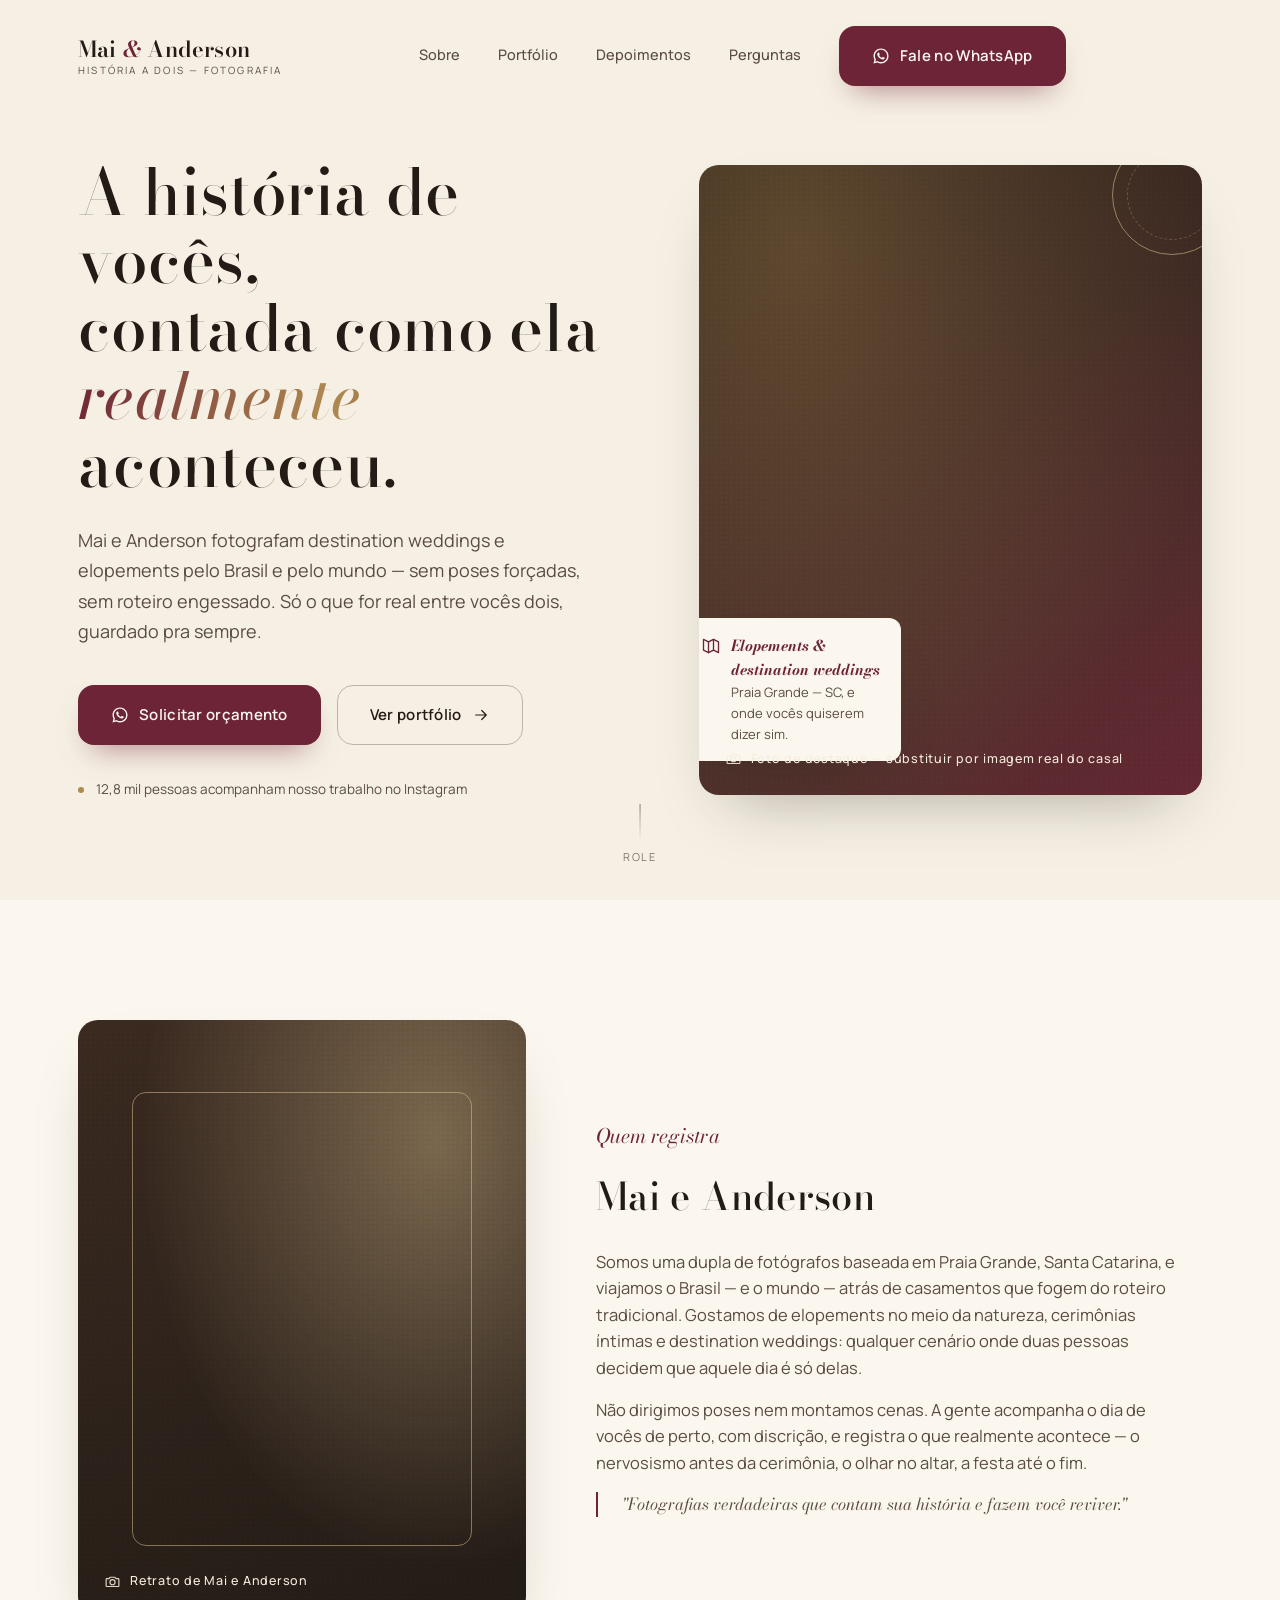
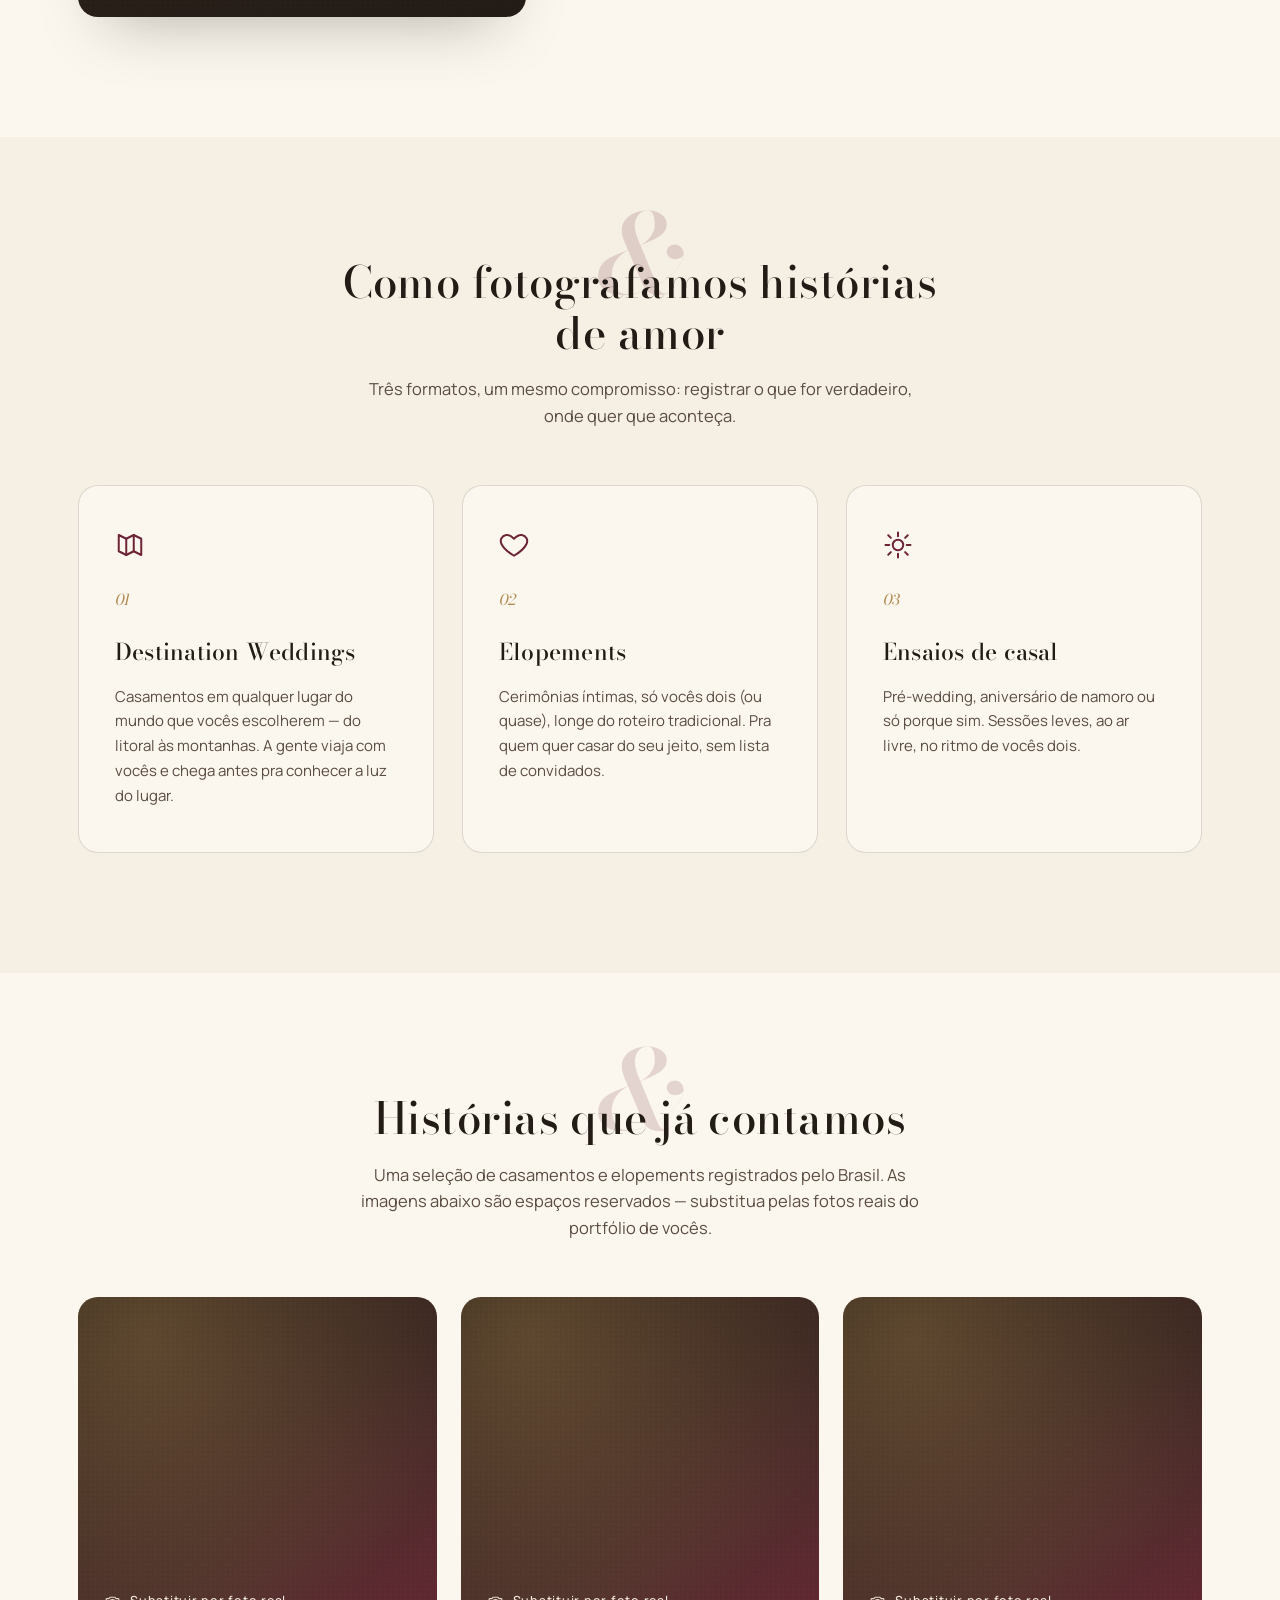
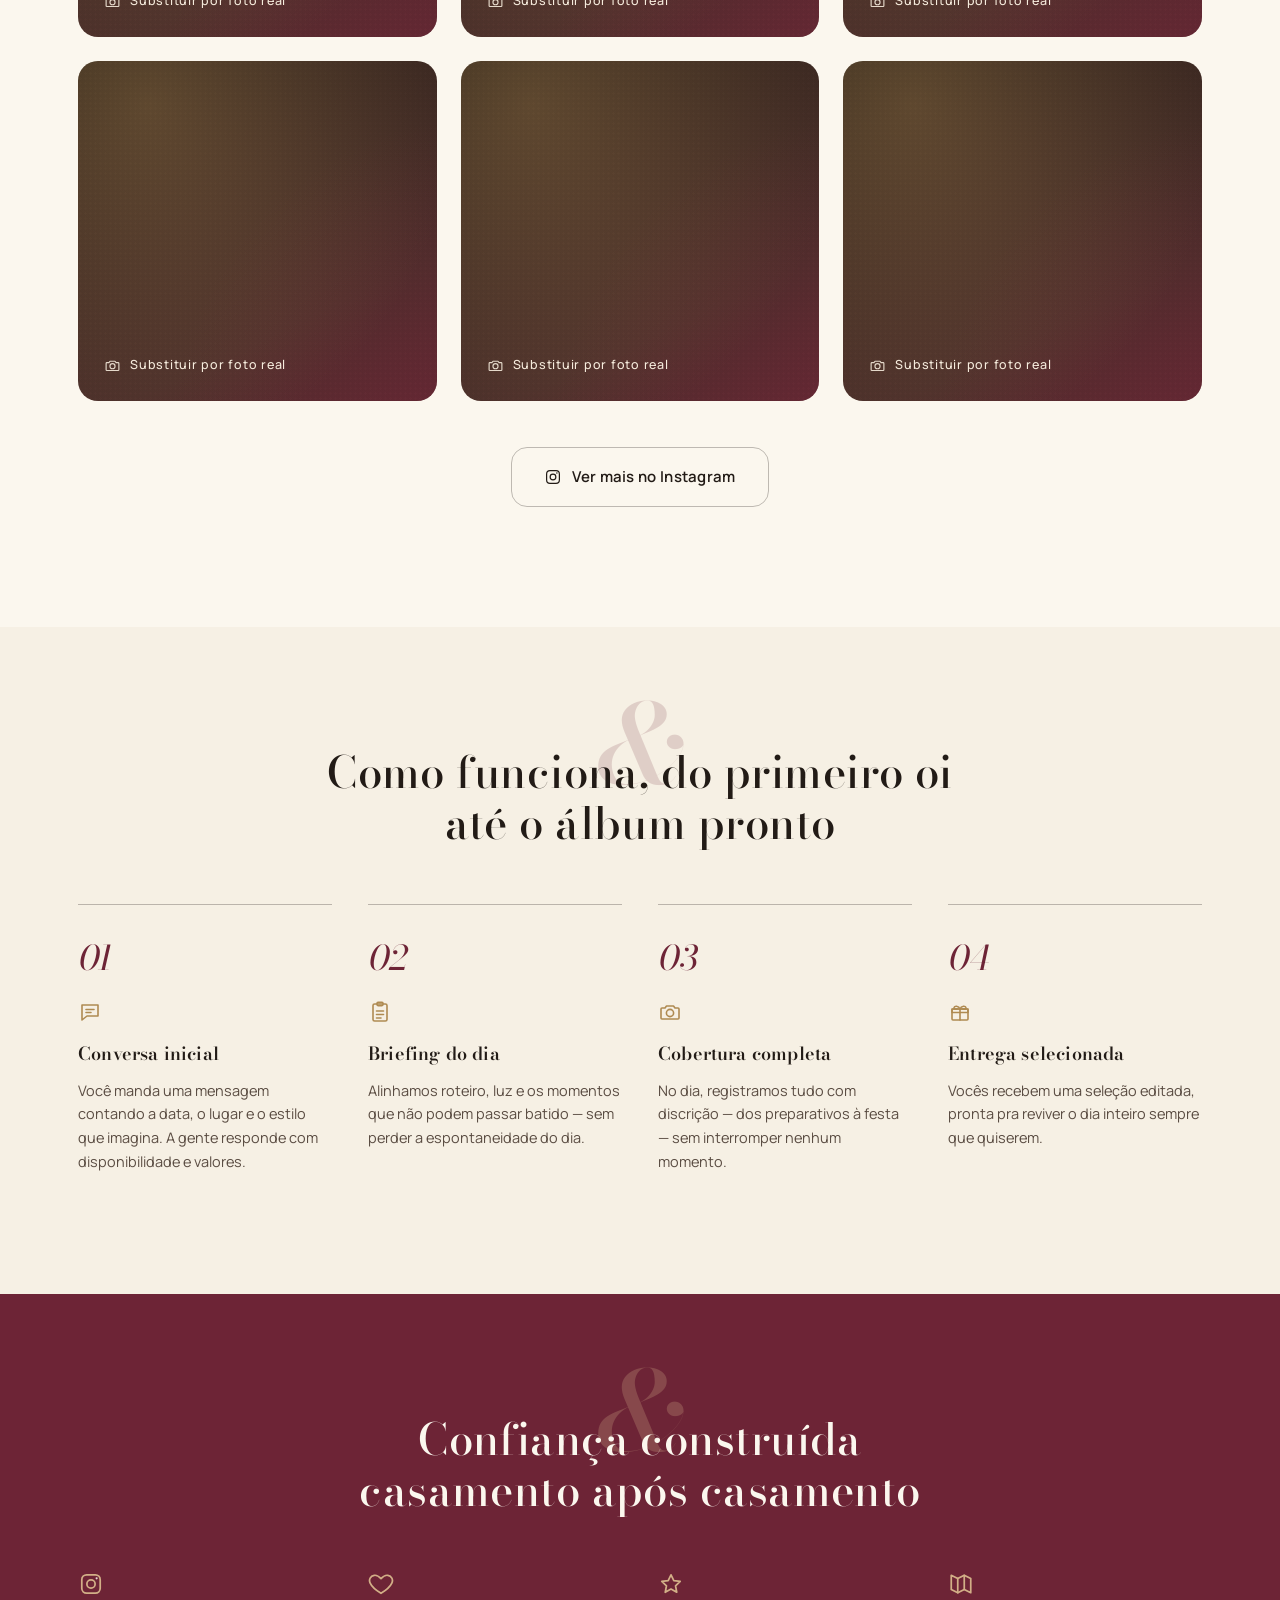
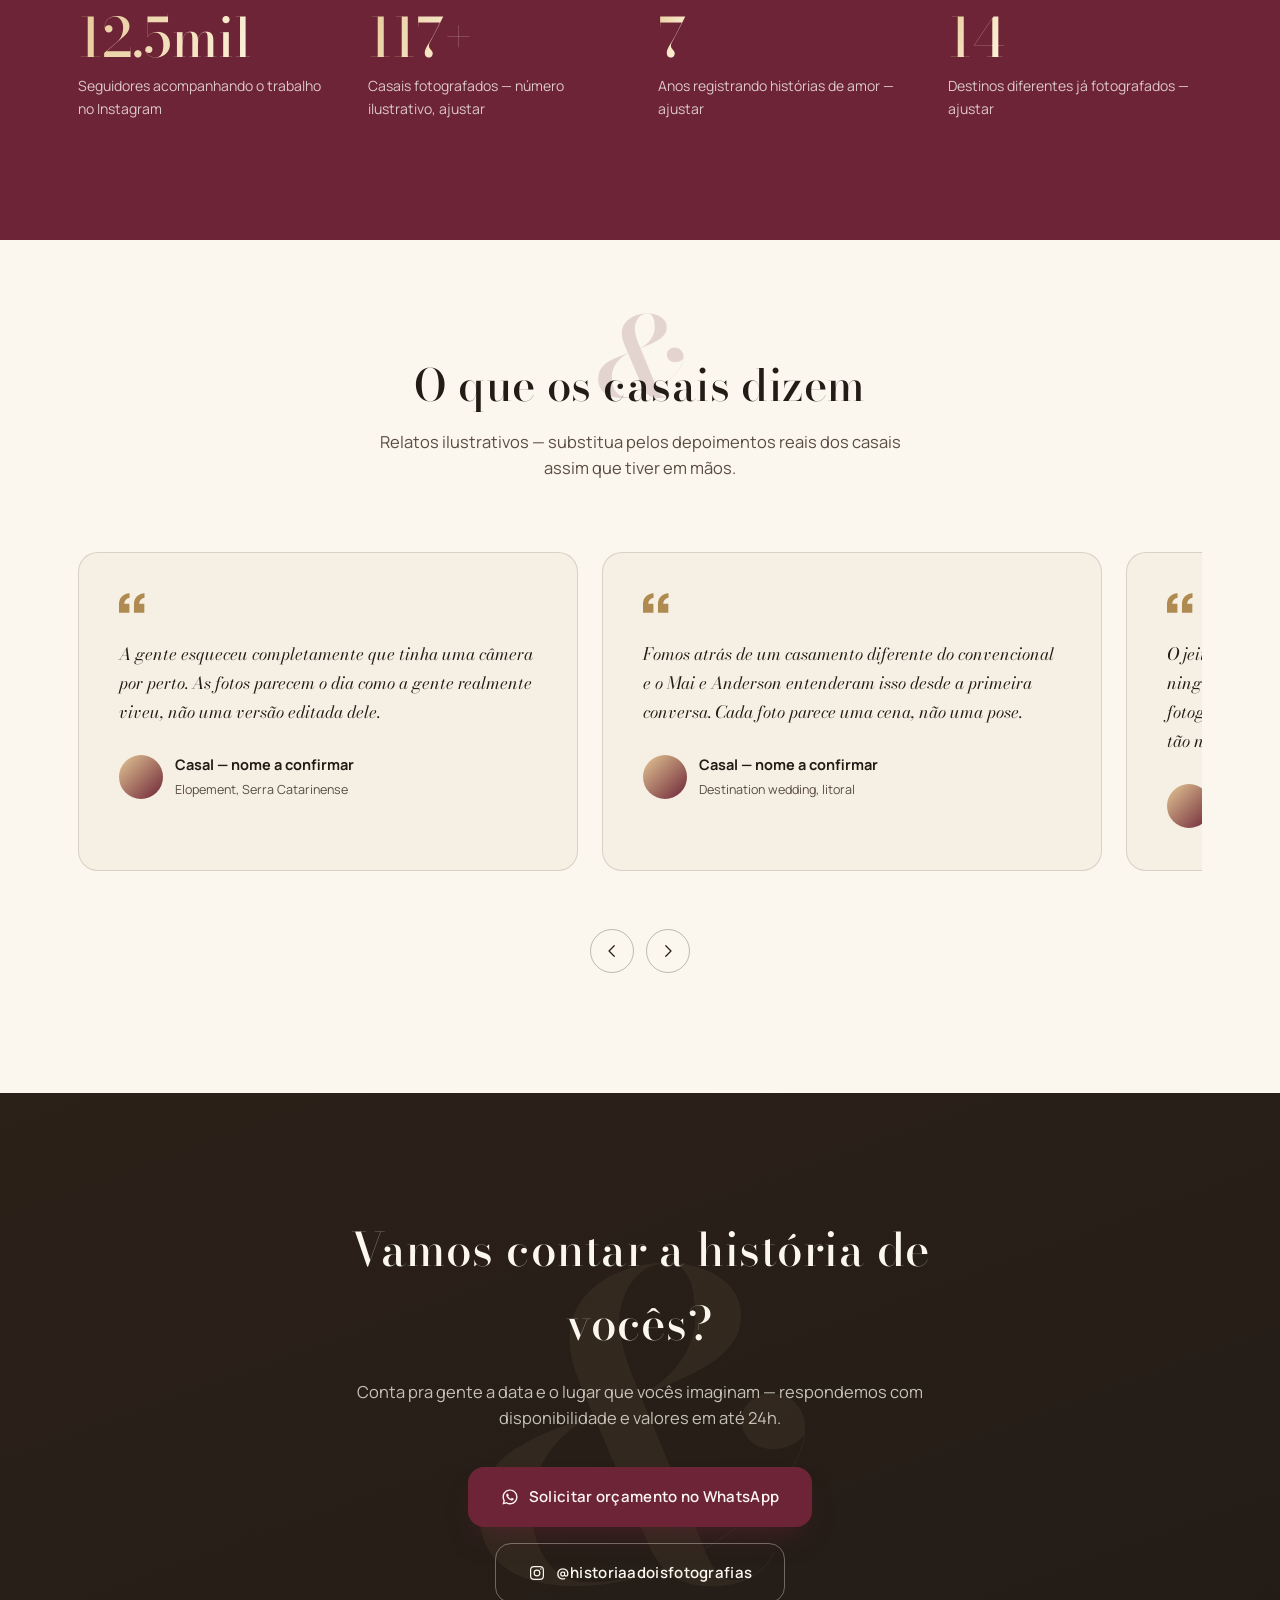
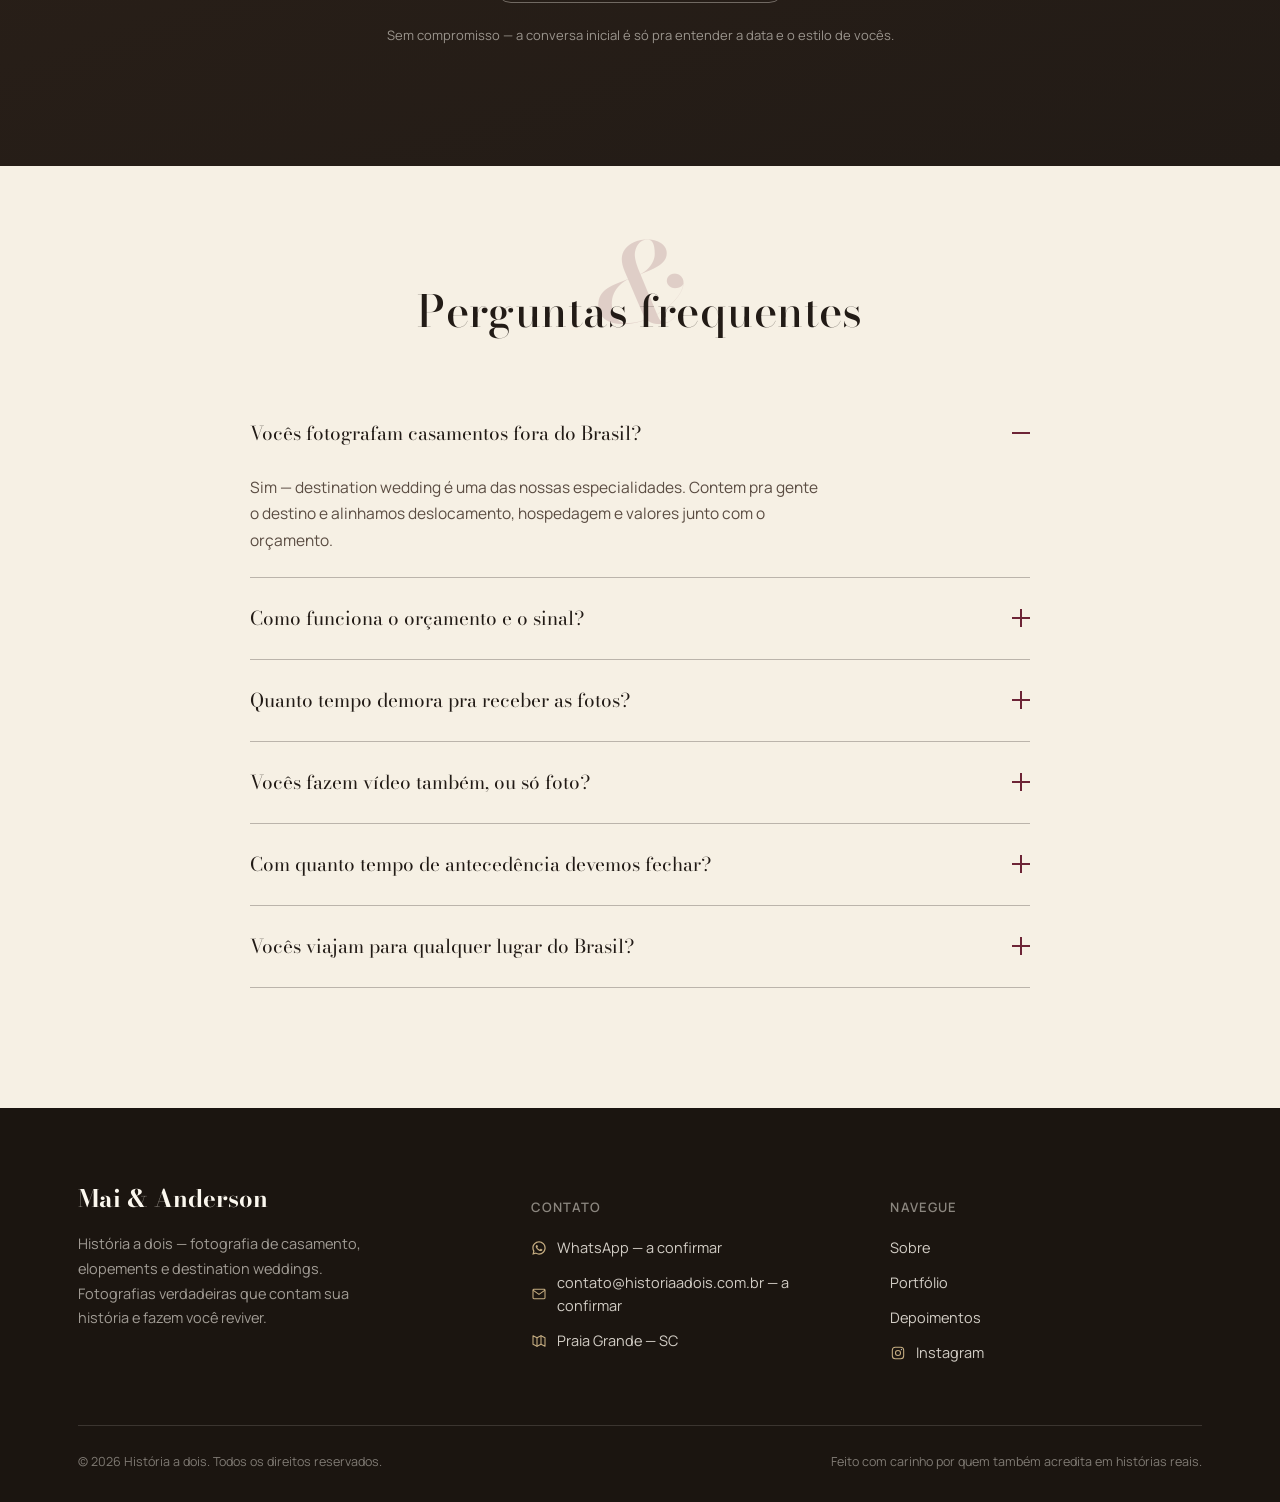
<file: index.html>
<!DOCTYPE html>
<html lang="pt-BR">
<head>
<meta charset="UTF-8">
<meta name="viewport" content="width=device-width, initial-scale=1.0">
<title>História a dois — Mai e Anderson | Fotografia de Casamento e Elopements</title>
<meta name="description" content="Mai e Anderson fotografam destination weddings e elopements pelo Brasil e pelo mundo — fotografias verdadeiras que contam sua história e fazem você reviver.">
<link rel="preconnect" href="https://fonts.googleapis.com">
<link rel="preconnect" href="https://fonts.gstatic.com" crossorigin>
<link href="https://fonts.googleapis.com/css2?family=Bodoni+Moda:ital,wght@0,400..800;1,400..800&family=Manrope:wght@300;400;500;600;700;800&display=swap" rel="stylesheet">
<link rel="stylesheet" href="css/style.css">
</head>
<body>

<a href="#main" class="skip-link">Pular para o conteúdo</a>

<!-- SVG SPRITE -->
<svg width="0" height="0" style="position:absolute">
  <symbol id="ic-wa" viewBox="0 0 24 24"><path d="M12.01 2C6.48 2 2 6.48 2 12.01c0 1.78.47 3.45 1.28 4.9L2 22l5.24-1.25a9.96 9.96 0 0 0 4.77 1.22h.01c5.53 0 10.01-4.48 10.01-10.01C22.03 6.48 17.54 2 12.01 2Zm0 18.13h-.01a8.1 8.1 0 0 1-4.14-1.13l-.3-.18-3.1.74.83-3.02-.19-.31a8.13 8.13 0 0 1-1.25-4.32c0-4.49 3.66-8.15 8.16-8.15 2.18 0 4.22.85 5.77 2.4a8.1 8.1 0 0 1 2.39 5.76c0 4.5-3.66 8.21-8.16 8.21Zm4.47-6.11c-.25-.12-1.45-.71-1.67-.8-.22-.08-.39-.12-.55.13-.16.24-.63.79-.78.96-.14.16-.29.18-.54.06-.25-.13-1.04-.38-1.98-1.22-.73-.65-1.22-1.46-1.37-1.7-.14-.25-.02-.38.11-.5.11-.11.25-.29.37-.43.12-.15.16-.25.25-.41.08-.17.04-.31-.02-.43-.06-.13-.55-1.33-.76-1.82-.2-.48-.4-.41-.55-.42-.14-.01-.3-.01-.47-.01-.16 0-.43.06-.65.31-.22.24-.86.84-.86 2.05 0 1.21.88 2.38 1 2.54.13.17 1.73 2.64 4.2 3.7.59.25 1.04.4 1.4.52.59.19 1.12.16 1.55.1.47-.07 1.45-.6 1.66-1.17.2-.58.2-1.07.14-1.17-.06-.11-.22-.17-.47-.29Z" fill="currentColor"/></symbol>
  <symbol id="ic-arrow" viewBox="0 0 24 24" stroke-width="1.6" stroke-linecap="round" stroke-linejoin="round"><path d="M5 12h14M13 6l6 6-6 6"/></symbol>
  <symbol id="ic-camera" viewBox="0 0 24 24" stroke-width="1.6" stroke-linecap="round" stroke-linejoin="round"><path d="M4 8h3l1.5-2h7L17 8h3a1 1 0 0 1 1 1v9a1 1 0 0 1-1 1H4a1 1 0 0 1-1-1V9a1 1 0 0 1 1-1Z"/><circle cx="12" cy="13" r="3.6"/></symbol>
  <symbol id="ic-heart" viewBox="0 0 24 24" stroke-width="1.6" stroke-linecap="round" stroke-linejoin="round"><path d="M12 20.6s-7.8-4.7-10-9.4C.4 7.8 2.3 4.6 5.7 4c2.1-.4 4 .6 6.3 3 2.3-2.4 4.2-3.4 6.3-3 3.4.6 5.3 3.8 3.7 7.2-2.2 4.7-10 9.4-10 9.4Z"/></symbol>
  <symbol id="ic-map" viewBox="0 0 24 24" stroke-width="1.6" stroke-linecap="round" stroke-linejoin="round"><path d="M9 20l-6-3V4l6 3 6-3 6 3v13l-6-3-6 3Z"/><path d="M9 7v13M15 4v13"/></symbol>
  <symbol id="ic-sun" viewBox="0 0 24 24" stroke-width="1.6" stroke-linecap="round" stroke-linejoin="round"><circle cx="12" cy="12" r="4.2"/><path d="M12 2v3M12 19v3M4.2 4.2l2.1 2.1M17.7 17.7l2.1 2.1M2 12h3M19 12h3M4.2 19.8l2.1-2.1M17.7 6.3l2.1-2.1"/></symbol>
  <symbol id="ic-mail" viewBox="0 0 24 24" stroke-width="1.6" stroke-linecap="round" stroke-linejoin="round"><rect x="3" y="5" width="18" height="14" rx="1.4"/><path d="M3.5 6.5l8.5 6 8.5-6"/></symbol>
  <symbol id="ic-insta" viewBox="0 0 24 24" stroke-width="1.6" stroke-linecap="round" stroke-linejoin="round"><rect x="3.5" y="3.5" width="17" height="17" rx="4.5"/><circle cx="12" cy="12" r="3.8"/><circle cx="17.2" cy="6.8" r="1" fill="currentColor" stroke="none"/></symbol>
  <symbol id="ic-chev-l" viewBox="0 0 24 24" stroke-width="1.6" stroke-linecap="round" stroke-linejoin="round"><path d="M15 5l-7 7 7 7"/></symbol>
  <symbol id="ic-chev-r" viewBox="0 0 24 24" stroke-width="1.6" stroke-linecap="round" stroke-linejoin="round"><path d="M9 5l7 7-7 7"/></symbol>
  <symbol id="ic-chat" viewBox="0 0 24 24" stroke-width="1.6" stroke-linecap="round" stroke-linejoin="round"><path d="M4 5h16v11H9l-5 4V5Z"/><path d="M8 9.5h8M8 12.5h5"/></symbol>
  <symbol id="ic-clipboard" viewBox="0 0 24 24" stroke-width="1.6" stroke-linecap="round" stroke-linejoin="round"><rect x="5" y="4" width="14" height="17" rx="1.6"/><rect x="9" y="2.4" width="6" height="3.2" rx="1"/><path d="M8.5 11h7M8.5 14.5h7M8.5 18h4.5"/></symbol>
  <symbol id="ic-gift" viewBox="0 0 24 24" stroke-width="1.6" stroke-linecap="round" stroke-linejoin="round"><rect x="4" y="9" width="16" height="11" rx="1"/><path d="M4 9h16v3.5H4z"/><path d="M12 9v11"/><path d="M12 9c-1.2-3.4-6-3.6-6-1 0 1.2 1.4 1 3 1M12 9c1.2-3.4 6-3.6 6-1 0 1.2-1.4 1-3 1"/></symbol>
  <symbol id="ic-star" viewBox="0 0 24 24" stroke-width="1.6" stroke-linecap="round" stroke-linejoin="round"><path d="M12 3.5l2.6 5.4 5.9.7-4.3 4.1 1.1 5.9L12 16.7l-5.3 2.9 1.1-5.9-4.3-4.1 5.9-.7Z"/></symbol>
</svg>

<!-- HEADER -->
<header id="siteHeader">
  <div class="wrap">
    <a href="#main" class="logo">
      <b>Mai <i style="font-style:italic;color:var(--wine);">&amp;</i> Anderson</b>
      <span>História a dois — Fotografia</span>
    </a>
    <nav class="main-nav" id="mainNav">
      <a href="#sobre" class="nav-link">Sobre</a>
      <a href="#portfolio" class="nav-link">Portfólio</a>
      <a href="#depoimentos" class="nav-link">Depoimentos</a>
      <a href="#faq" class="nav-link">Perguntas</a>
      <a href="https://wa.me/5500000000000?text=Oi!%20Vim%20pelo%20site%20e%20quero%20saber%20mais%20sobre%20fotografar%20nosso%20casamento." class="btn btn-primary" target="_blank" rel="noopener">
        <svg class="ico-fill"><use href="#ic-wa"/></svg> Fale no WhatsApp
      </a>
    </nav>
    <div class="header-actions">
      <button class="menu-toggle" id="menuToggle" aria-label="Abrir menu" aria-expanded="false" aria-controls="mainNav">
        <span></span><span></span><span></span>
      </button>
    </div>
  </div>
  <div class="scroll-progress" id="scrollProgress" aria-hidden="true"></div>
</header>

<main id="main">

<!-- HERO -->
<section class="hero">
  <div class="wrap">
    <div class="hero-copy reveal">
      <h1>A história de vocês,<br> contada como ela <i>realmente</i> aconteceu.</h1>
      <p class="lede">Mai e Anderson fotografam destination weddings e elopements pelo Brasil e pelo mundo — sem poses forçadas, sem roteiro engessado. Só o que for real entre vocês dois, guardado pra sempre.</p>
      <div class="hero-cta">
        <a href="https://wa.me/5500000000000?text=Oi!%20Vim%20pelo%20site%20e%20quero%20saber%20mais%20sobre%20fotografar%20nosso%20casamento." class="btn btn-primary" target="_blank" rel="noopener">
          <svg class="ico-fill"><use href="#ic-wa"/></svg> Solicitar orçamento
        </a>
        <a href="#portfolio" class="btn btn-ghost">Ver portfólio <svg class="ico-arrow"><use href="#ic-arrow"/></svg></a>
      </div>
      <div class="hero-trust"><span class="dot"></span> 12,8 mil pessoas acompanham nosso trabalho no Instagram</div>
    </div>
    <div class="hero-visual reveal" style="transition-delay:.15s">
      <div class="hero-ring" aria-hidden="true"></div>
      <div class="hero-particles" id="heroParticles" aria-hidden="true"></div>
      <div class="ph-tile">
        <span class="ph-label"><svg><use href="#ic-camera"/></svg> Foto de destaque — substituir por imagem real do casal</span>
      </div>
      <div class="hero-visual-caption">
        <svg style="width:20px;height:20px;stroke:var(--wine);fill:none;flex:none;margin-top:2px;"><use href="#ic-map"/></svg>
        <span><b>Elopements &amp; destination weddings</b>Praia Grande — SC, e onde vocês quiserem dizer sim.</span>
      </div>
    </div>
  </div>
  <div class="scroll-cue"><span class="line"></span>role</div>
</section>

<!-- SOBRE -->
<section class="sobre section" id="sobre">
  <div class="wrap">
    <div class="sobre-portrait reveal">
      <div class="ph-tile"><span class="ph-label"><svg><use href="#ic-camera"/></svg> Retrato de Mai e Anderson</span></div>
      <div class="sobre-ring" aria-hidden="true"></div>
    </div>
    <div class="sobre-copy reveal" style="transition-delay:.1s">
      <span class="kicker">Quem registra</span>
      <h2>Mai e Anderson</h2>
      <p>Somos uma dupla de fotógrafos baseada em Praia Grande, Santa Catarina, e viajamos o Brasil — e o mundo — atrás de casamentos que fogem do roteiro tradicional. Gostamos de elopements no meio da natureza, cerimônias íntimas e destination weddings: qualquer cenário onde duas pessoas decidem que aquele dia é só delas.</p>
      <p>Não dirigimos poses nem montamos cenas. A gente acompanha o dia de vocês de perto, com discrição, e registra o que realmente acontece — o nervosismo antes da cerimônia, o olhar no altar, a festa até o fim.</p>
      <p class="sobre-quote">"Fotografias verdadeiras que contam sua história e fazem você reviver."</p>
    </div>
  </div>
</section>

<!-- SERVICOS -->
<section class="servicos section" id="servicos">
  <div class="wrap">
    <div class="section-head reveal center">
      <span class="amp-mark" aria-hidden="true">&amp;</span>
      <h2>Como fotografamos histórias de amor</h2>
      <p>Três formatos, um mesmo compromisso: registrar o que for verdadeiro, onde quer que aconteça.</p>
    </div>
  </div>
  <div class="wrap">
    <div class="serv-grid">
      <div class="serv-card reveal">
        <svg><use href="#ic-map"/></svg>
        <span class="serv-num">01</span>
        <h3>Destination Weddings</h3>
        <p>Casamentos em qualquer lugar do mundo que vocês escolherem — do litoral às montanhas. A gente viaja com vocês e chega antes pra conhecer a luz do lugar.</p>
      </div>
      <div class="serv-card reveal">
        <svg><use href="#ic-heart"/></svg>
        <span class="serv-num">02</span>
        <h3>Elopements</h3>
        <p>Cerimônias íntimas, só vocês dois (ou quase), longe do roteiro tradicional. Pra quem quer casar do seu jeito, sem lista de convidados.</p>
      </div>
      <div class="serv-card reveal">
        <svg><use href="#ic-sun"/></svg>
        <span class="serv-num">03</span>
        <h3>Ensaios de casal</h3>
        <p>Pré-wedding, aniversário de namoro ou só porque sim. Sessões leves, ao ar livre, no ritmo de vocês dois.</p>
      </div>
    </div>
  </div>
</section>

<!-- PORTFOLIO -->
<section class="portfolio section" id="portfolio">
  <div class="wrap">
    <div class="section-head reveal center">
      <span class="amp-mark" aria-hidden="true">&amp;</span>
      <h2>Histórias que já contamos</h2>
      <p>Uma seleção de casamentos e elopements registrados pelo Brasil. As imagens abaixo são espaços reservados — substitua pelas fotos reais do portfólio de vocês.</p>
    </div>
    <div class="port-grid">
      <div class="port-item reveal"><div class="ph-tile"><span class="ph-label"><svg><use href="#ic-camera"/></svg> Substituir por foto real</span></div><div class="port-overlay"><span><svg><use href="#ic-heart"/></svg>Elopement na serra catarinense</span></div></div>
      <div class="port-item reveal"><div class="ph-tile"><span class="ph-label"><svg><use href="#ic-camera"/></svg> Substituir por foto real</span></div><div class="port-overlay"><span><svg><use href="#ic-heart"/></svg>Cabana ao entardecer</span></div></div>
      <div class="port-item reveal"><div class="ph-tile"><span class="ph-label"><svg><use href="#ic-camera"/></svg> Substituir por foto real</span></div><div class="port-overlay"><span><svg><use href="#ic-heart"/></svg>Passeio de balão ao amanhecer</span></div></div>
      <div class="port-item reveal"><div class="ph-tile"><span class="ph-label"><svg><use href="#ic-camera"/></svg> Substituir por foto real</span></div><div class="port-overlay"><span><svg><use href="#ic-heart"/></svg>Cerimônia à luz de vela</span></div></div>
      <div class="port-item reveal"><div class="ph-tile"><span class="ph-label"><svg><use href="#ic-camera"/></svg> Substituir por foto real</span></div><div class="port-overlay"><span><svg><use href="#ic-camera"/></svg>Making of da noiva</span></div></div>
      <div class="port-item reveal"><div class="ph-tile"><span class="ph-label"><svg><use href="#ic-camera"/></svg> Substituir por foto real</span></div><div class="port-overlay"><span><svg><use href="#ic-star"/></svg>Festa até o fim</span></div></div>
    </div>
    <div class="port-cta reveal">
      <a href="https://instagram.com/historiaadoisfotografias" target="_blank" rel="noopener" class="btn btn-ghost"><svg><use href="#ic-insta"/></svg> Ver mais no Instagram</a>
    </div>
  </div>
</section>

<!-- COMO FUNCIONA -->
<section class="processo section" id="processo">
  <div class="wrap">
    <div class="section-head reveal center">
      <span class="amp-mark" aria-hidden="true">&amp;</span>
      <h2>Como funciona, do primeiro oi até o álbum pronto</h2>
    </div>
    <div class="proc-list">
      <div class="proc-item reveal">
        <span class="num">01</span>
        <svg class="proc-ico"><use href="#ic-chat"/></svg>
        <h3>Conversa inicial</h3>
        <p>Você manda uma mensagem contando a data, o lugar e o estilo que imagina. A gente responde com disponibilidade e valores.</p>
      </div>
      <div class="proc-item reveal">
        <span class="num">02</span>
        <svg class="proc-ico"><use href="#ic-clipboard"/></svg>
        <h3>Briefing do dia</h3>
        <p>Alinhamos roteiro, luz e os momentos que não podem passar batido — sem perder a espontaneidade do dia.</p>
      </div>
      <div class="proc-item reveal">
        <span class="num">03</span>
        <svg class="proc-ico"><use href="#ic-camera"/></svg>
        <h3>Cobertura completa</h3>
        <p>No dia, registramos tudo com discrição — dos preparativos à festa — sem interromper nenhum momento.</p>
      </div>
      <div class="proc-item reveal">
        <span class="num">04</span>
        <svg class="proc-ico"><use href="#ic-gift"/></svg>
        <h3>Entrega selecionada</h3>
        <p>Vocês recebem uma seleção editada, pronta pra reviver o dia inteiro sempre que quiserem.</p>
      </div>
    </div>
  </div>
</section>

<!-- NUMEROS -->
<section class="numeros section">
  <div class="wrap">
    <div class="section-head reveal center">
      <span class="amp-mark" aria-hidden="true">&amp;</span>
      <h2>Confiança construída casamento após casamento</h2>
    </div>
    <div class="num-grid">
      <div class="num-item reveal"><svg class="num-ico"><use href="#ic-insta"/></svg><span class="val" data-count="12.8" data-suffix="mil">0</span><div class="lbl">Seguidores acompanhando o trabalho no Instagram</div></div>
      <div class="num-item reveal"><svg class="num-ico"><use href="#ic-heart"/></svg><span class="val" data-count="120" data-suffix="+">0</span><div class="lbl">Casais fotografados — número ilustrativo, ajustar</div></div>
      <div class="num-item reveal"><svg class="num-ico"><use href="#ic-star"/></svg><span class="val" data-count="7" data-suffix="">0</span><div class="lbl">Anos registrando histórias de amor — ajustar</div></div>
      <div class="num-item reveal"><svg class="num-ico"><use href="#ic-map"/></svg><span class="val" data-count="14" data-suffix="">0</span><div class="lbl">Destinos diferentes já fotografados — ajustar</div></div>
    </div>
  </div>
</section>

<!-- DEPOIMENTOS -->
<section class="depoimentos section" id="depoimentos">
  <div class="wrap">
    <div class="section-head reveal center">
      <span class="amp-mark" aria-hidden="true">&amp;</span>
      <h2>O que os casais dizem</h2>
      <p>Relatos ilustrativos — substitua pelos depoimentos reais dos casais assim que tiver em mãos.</p>
    </div>
    <div class="testi-track" id="testiTrack">
      <div class="testi-card reveal">
        <svg class="testi-quote" viewBox="0 0 32 24"><path d="M0 24V13.6C0 5.4 5.2.6 13 0v5.4C8.8 6.4 6.6 9 6.4 13h6.4V24H0Zm18.4 0V13.6C18.4 5.4 23.6.6 31.4 0v5.4c-4.2 1-6.4 3.6-6.6 7.6h6.4V24H18.4Z"/></svg>
        <p class="txt">A gente esqueceu completamente que tinha uma câmera por perto. As fotos parecem o dia como a gente realmente viveu, não uma versão editada dele.</p>
        <div class="testi-foot"><div class="testi-avatar"></div><div><b>Casal — nome a confirmar</b><span>Elopement, Serra Catarinense</span></div></div>
      </div>
      <div class="testi-card reveal">
        <svg class="testi-quote" viewBox="0 0 32 24"><path d="M0 24V13.6C0 5.4 5.2.6 13 0v5.4C8.8 6.4 6.6 9 6.4 13h6.4V24H0Zm18.4 0V13.6C18.4 5.4 23.6.6 31.4 0v5.4c-4.2 1-6.4 3.6-6.6 7.6h6.4V24H18.4Z"/></svg>
        <p class="txt">Fomos atrás de um casamento diferente do convencional e o Mai e Anderson entenderam isso desde a primeira conversa. Cada foto parece uma cena, não uma pose.</p>
        <div class="testi-foot"><div class="testi-avatar"></div><div><b>Casal — nome a confirmar</b><span>Destination wedding, litoral</span></div></div>
      </div>
      <div class="testi-card reveal">
        <svg class="testi-quote" viewBox="0 0 32 24"><path d="M0 24V13.6C0 5.4 5.2.6 13 0v5.4C8.8 6.4 6.6 9 6.4 13h6.4V24H0Zm18.4 0V13.6C18.4 5.4 23.6.6 31.4 0v5.4c-4.2 1-6.4 3.6-6.6 7.6h6.4V24H18.4Z"/></svg>
        <p class="txt">O jeito discreto de trabalhar deles fez toda diferença — ninguém na festa lembrava que estava sendo fotografado, e é exatamente por isso que as fotos ficaram tão naturais.</p>
        <div class="testi-foot"><div class="testi-avatar"></div><div><b>Casal — nome a confirmar</b><span>Casamento íntimo, interior</span></div></div>
      </div>
    </div>
    <div class="testi-nav">
      <button id="testiPrev" aria-label="Depoimento anterior"><svg><use href="#ic-chev-l"/></svg></button>
      <button id="testiNext" aria-label="Próximo depoimento"><svg><use href="#ic-chev-r"/></svg></button>
    </div>
  </div>
</section>

<!-- CTA FINAL -->
<section class="cta-final section">
  <span class="amp-mark" aria-hidden="true">&amp;</span>
  <div class="wrap">
    <div class="inner reveal">
      <h2>Vamos contar a história de vocês?</h2>
      <p>Conta pra gente a data e o lugar que vocês imaginam — respondemos com disponibilidade e valores em até 24h.</p>
      <div class="hero-cta">
        <a href="https://wa.me/5500000000000?text=Oi!%20Vim%20pelo%20site%20e%20quero%20saber%20mais%20sobre%20fotografar%20nosso%20casamento." class="btn btn-primary" target="_blank" rel="noopener">
          <svg class="ico-fill"><use href="#ic-wa"/></svg> Solicitar orçamento no WhatsApp
        </a>
        <a href="https://instagram.com/historiaadoisfotografias" target="_blank" rel="noopener" class="btn btn-ghost"><svg><use href="#ic-insta"/></svg> @historiaadoisfotografias</a>
      </div>
      <p class="fine">Sem compromisso — a conversa inicial é só pra entender a data e o estilo de vocês.</p>
    </div>
  </div>
</section>

<!-- FAQ -->
<section class="faq section" id="faq">
  <div class="wrap">
    <div class="section-head reveal center">
      <span class="amp-mark" aria-hidden="true">&amp;</span>
      <h2>Perguntas frequentes</h2>
    </div>
    <div class="faq-list reveal">
      <div class="faq-item open">
        <button class="faq-q"><span>Vocês fotografam casamentos fora do Brasil?</span><span class="plus"></span></button>
        <div class="faq-a"><p>Sim — destination wedding é uma das nossas especialidades. Contem pra gente o destino e alinhamos deslocamento, hospedagem e valores junto com o orçamento.</p></div>
      </div>
      <div class="faq-item">
        <button class="faq-q"><span>Como funciona o orçamento e o sinal?</span><span class="plus"></span></button>
        <div class="faq-a"><p>Depois da conversa inicial, enviamos uma proposta com pacote, valores e forma de pagamento. Normalmente pedimos um sinal para reservar a data — detalhamos tudo antes de fechar.</p></div>
      </div>
      <div class="faq-item">
        <button class="faq-q"><span>Quanto tempo demora pra receber as fotos?</span><span class="plus"></span></button>
        <div class="faq-a"><p>O prazo varia com o tamanho da cobertura — combinamos a data de entrega já na proposta, pra vocês saberem exatamente quando esperar.</p></div>
      </div>
      <div class="faq-item">
        <button class="faq-q"><span>Vocês fazem vídeo também, ou só foto?</span><span class="plus"></span></button>
        <div class="faq-a"><p>Nosso foco principal é fotografia. Se vocês quiserem vídeo também, nos contem — podemos indicar parceiros de confiança ou ajustar o pacote.</p></div>
      </div>
      <div class="faq-item">
        <button class="faq-q"><span>Com quanto tempo de antecedência devemos fechar?</span><span class="plus"></span></button>
        <div class="faq-a"><p>Quanto antes, melhor — principalmente em alta temporada e datas de destination wedding, quando a agenda fecha mais rápido. Mas fale com a gente mesmo em cima da hora; se tiver data livre, topamos.</p></div>
      </div>
      <div class="faq-item">
        <button class="faq-q"><span>Vocês viajam para qualquer lugar do Brasil?</span><span class="plus"></span></button>
        <div class="faq-a"><p>Sim. Somos baseados em Praia Grande - SC, mas viajamos o Brasil inteiro (e o mundo) atrás de elopements e destination weddings.</p></div>
      </div>
    </div>
  </div>
</section>

</main>

<!-- FOOTER -->
<footer>
  <div class="wrap">
    <div class="foot-top">
      <div class="foot-logo">
        <b>Mai &amp; Anderson</b>
        <p>História a dois — fotografia de casamento, elopements e destination weddings. Fotografias verdadeiras que contam sua história e fazem você reviver.</p>
      </div>
      <div class="foot-col">
        <h4>Contato</h4>
        <a href="https://wa.me/5500000000000" target="_blank" rel="noopener" class="foot-link"><svg class="ico-fill"><use href="#ic-wa"/></svg> WhatsApp — a confirmar</a>
        <a href="mailto:contato@historiaadois.com.br" class="foot-link"><svg><use href="#ic-mail"/></svg> contato@historiaadois.com.br — a confirmar</a>
        <p class="foot-link"><svg><use href="#ic-map"/></svg> Praia Grande — SC</p>
      </div>
      <div class="foot-col">
        <h4>Navegue</h4>
        <a href="#sobre">Sobre</a>
        <a href="#portfolio">Portfólio</a>
        <a href="#depoimentos">Depoimentos</a>
        <a href="https://instagram.com/historiaadoisfotografias" target="_blank" rel="noopener" class="foot-link"><svg><use href="#ic-insta"/></svg> Instagram</a>
      </div>
    </div>
    <div class="foot-bottom">
      <span>© 2026 História a dois. Todos os direitos reservados.</span>
      <span>Feito com carinho por quem também acredita em histórias reais.</span>
    </div>
  </div>
</footer>

<!-- FLOATING WHATSAPP -->
<a href="https://wa.me/5500000000000?text=Oi!%20Vim%20pelo%20site%20e%20quero%20saber%20mais%20sobre%20fotografar%20nosso%20casamento." class="float-wa" id="floatWa" target="_blank" rel="noopener" aria-label="Falar no WhatsApp">
  <svg class="ico-fill"><use href="#ic-wa"/></svg>
</a>

<script src="js/script.js"></script>
</body>
</html>
</file>
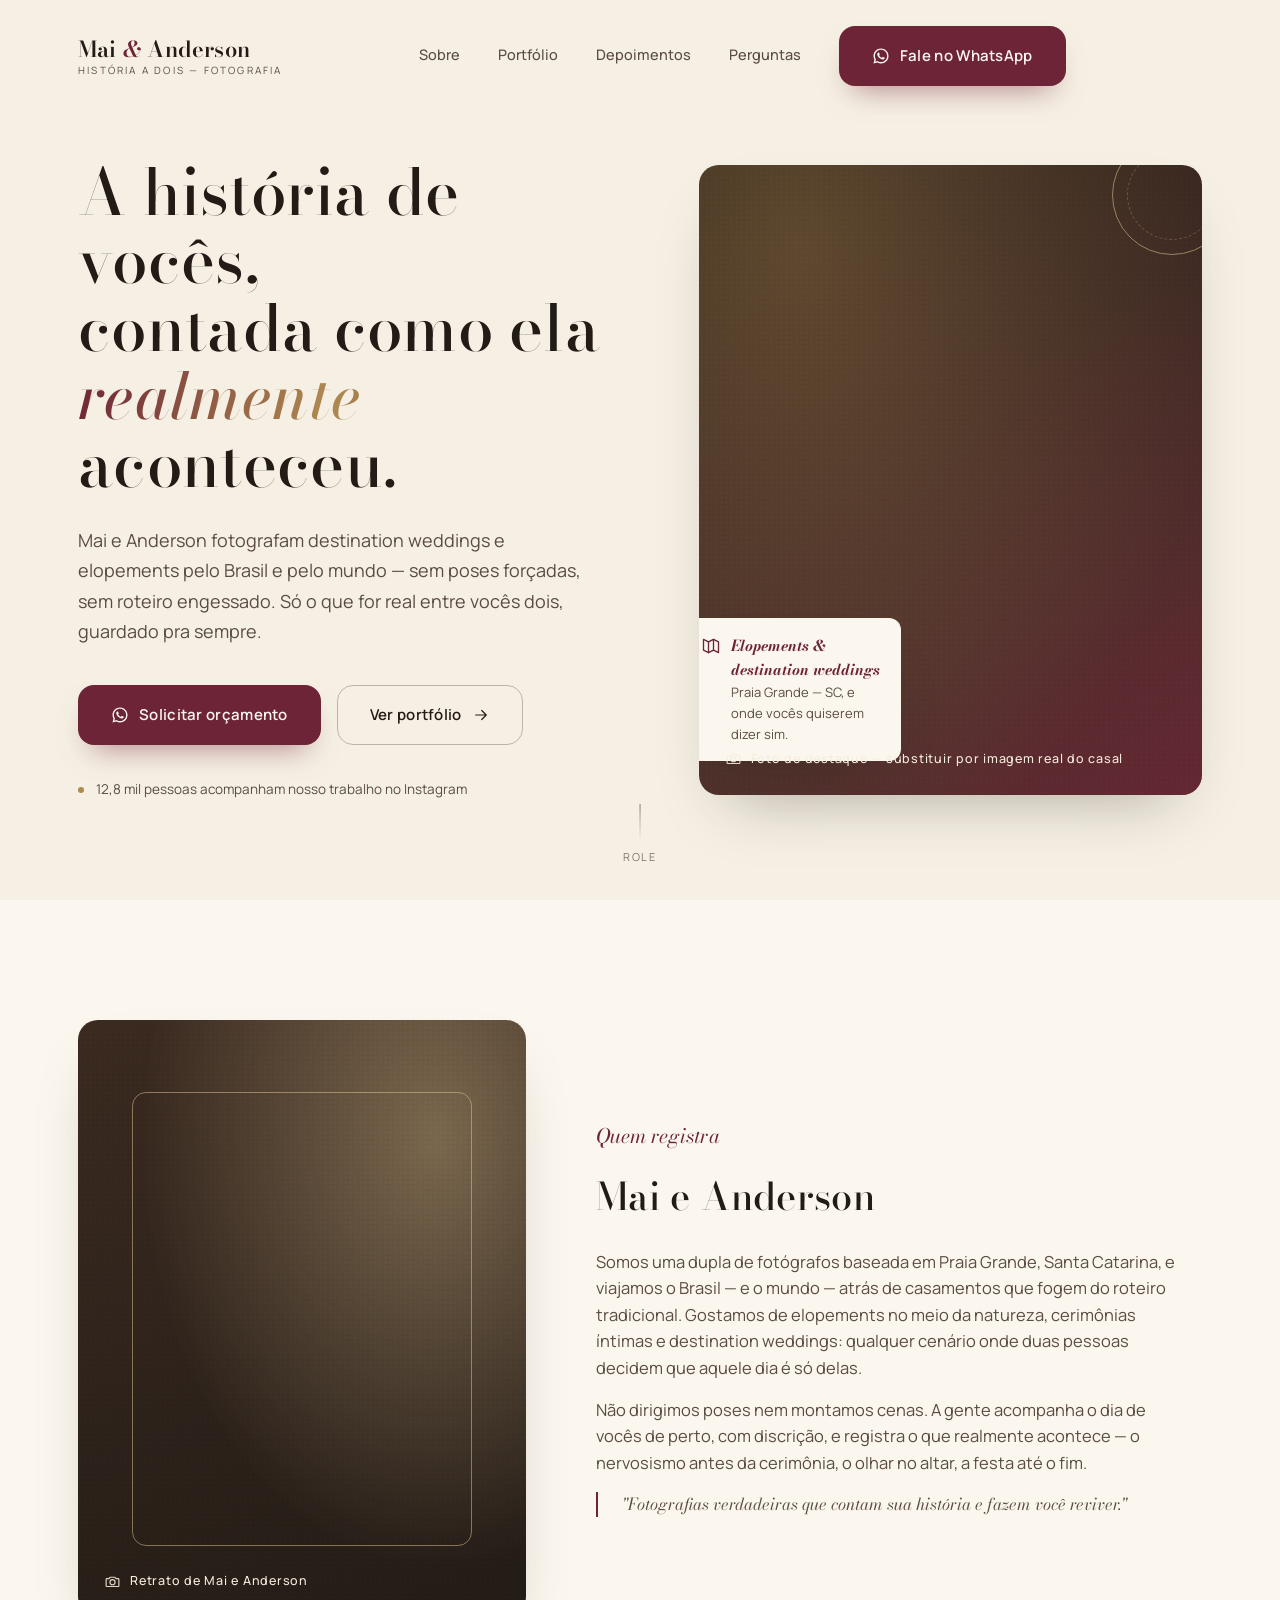
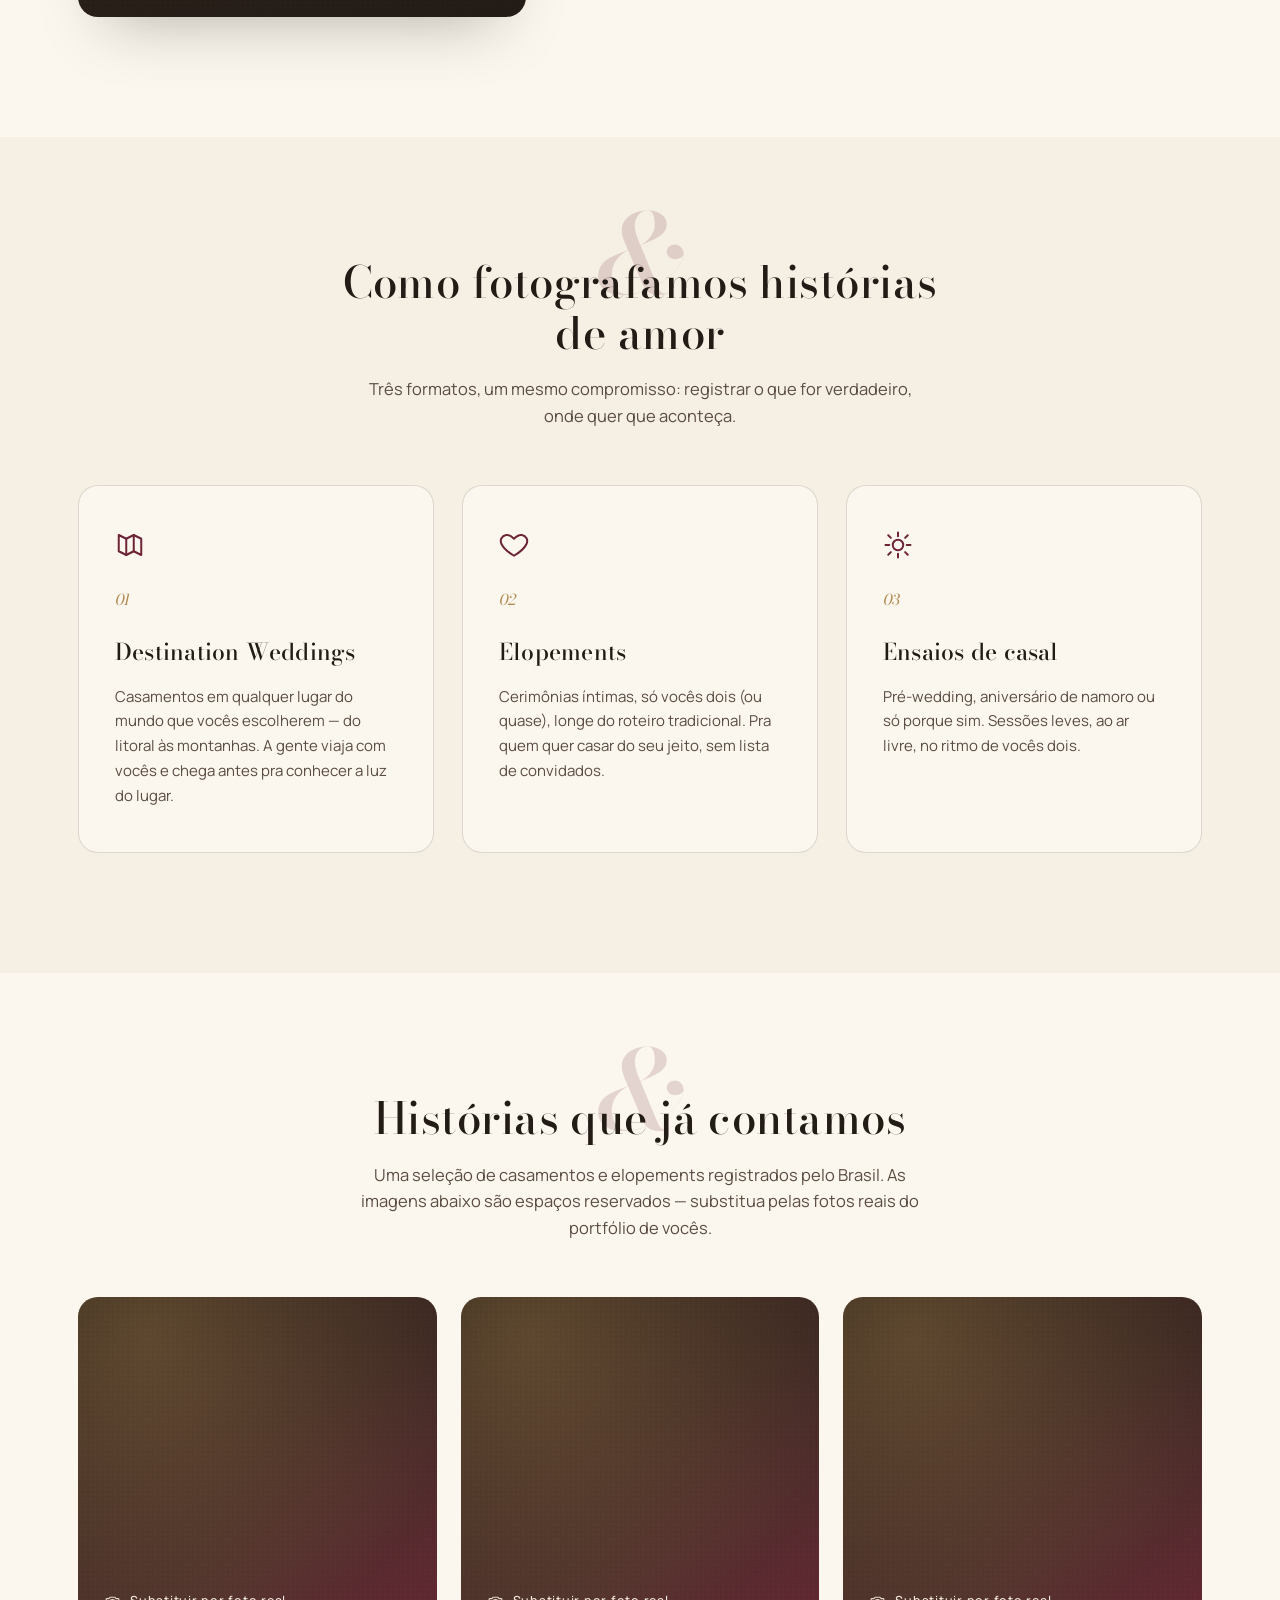
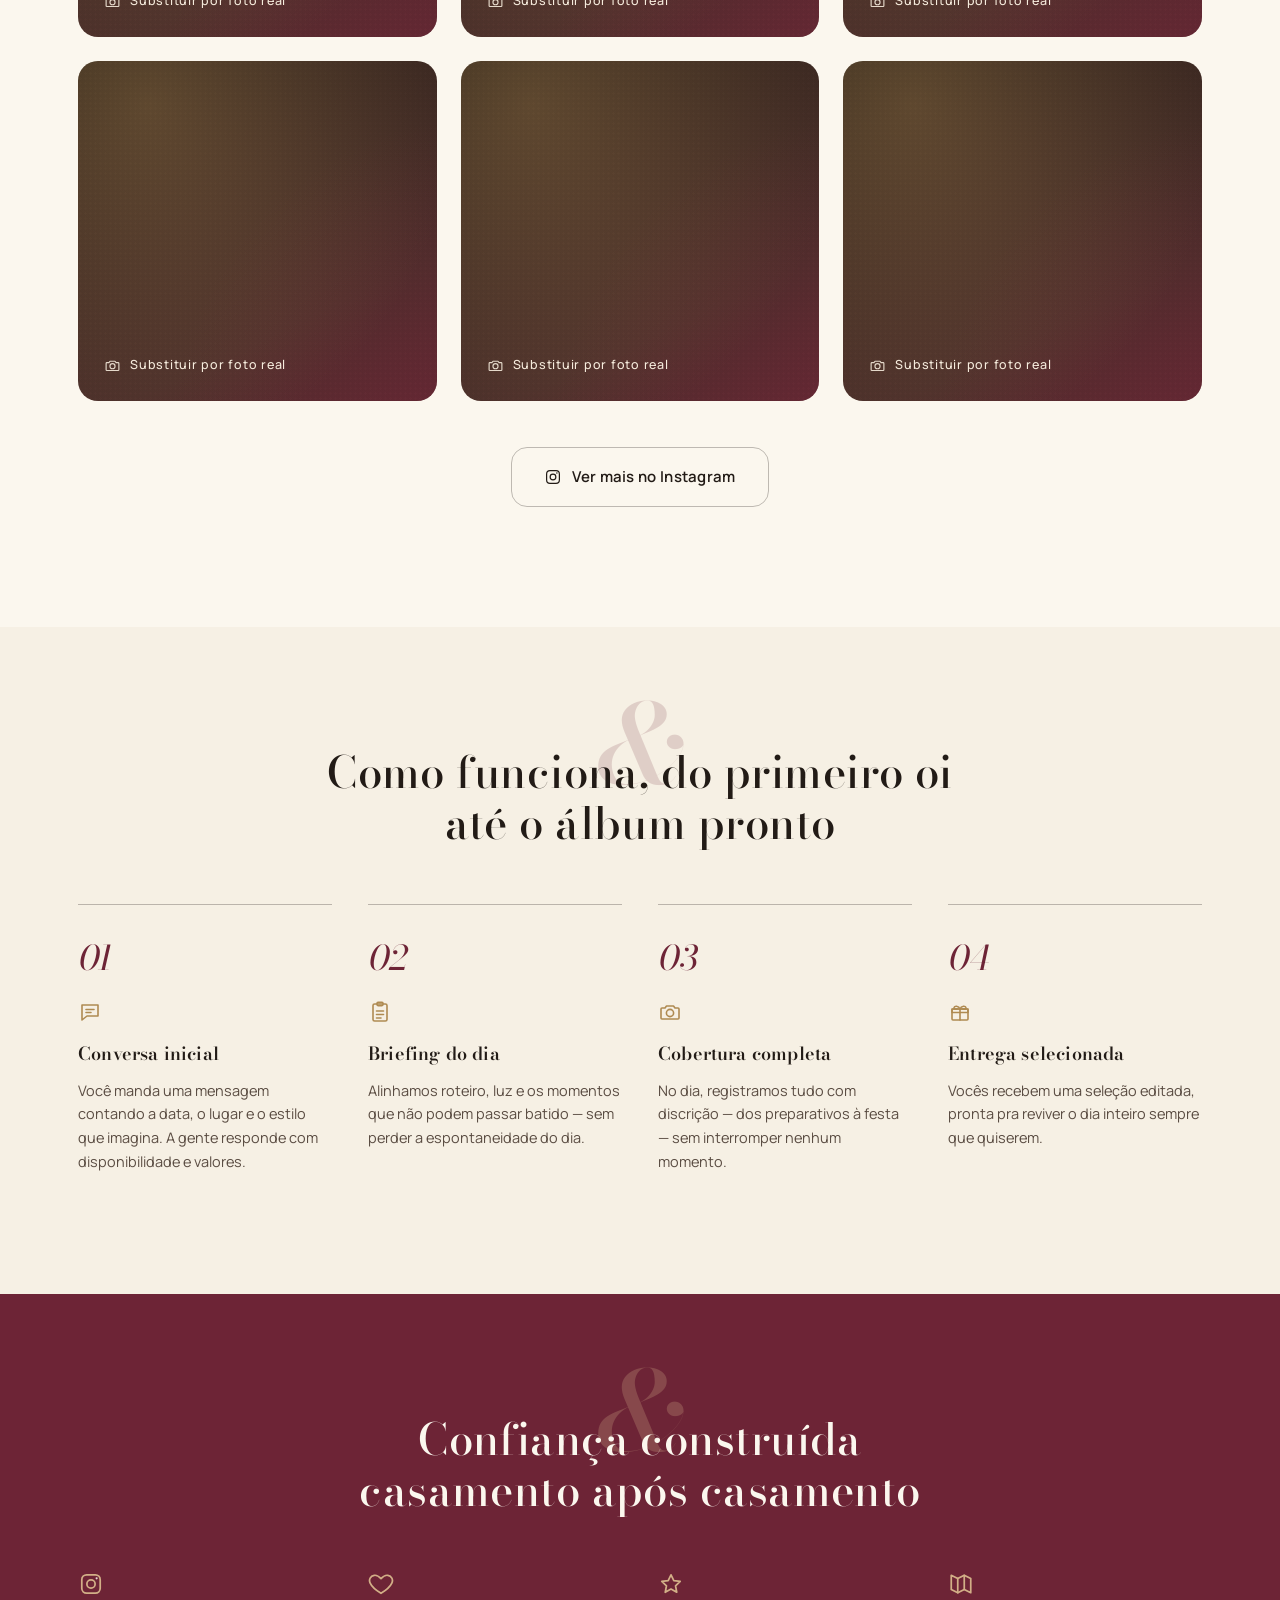
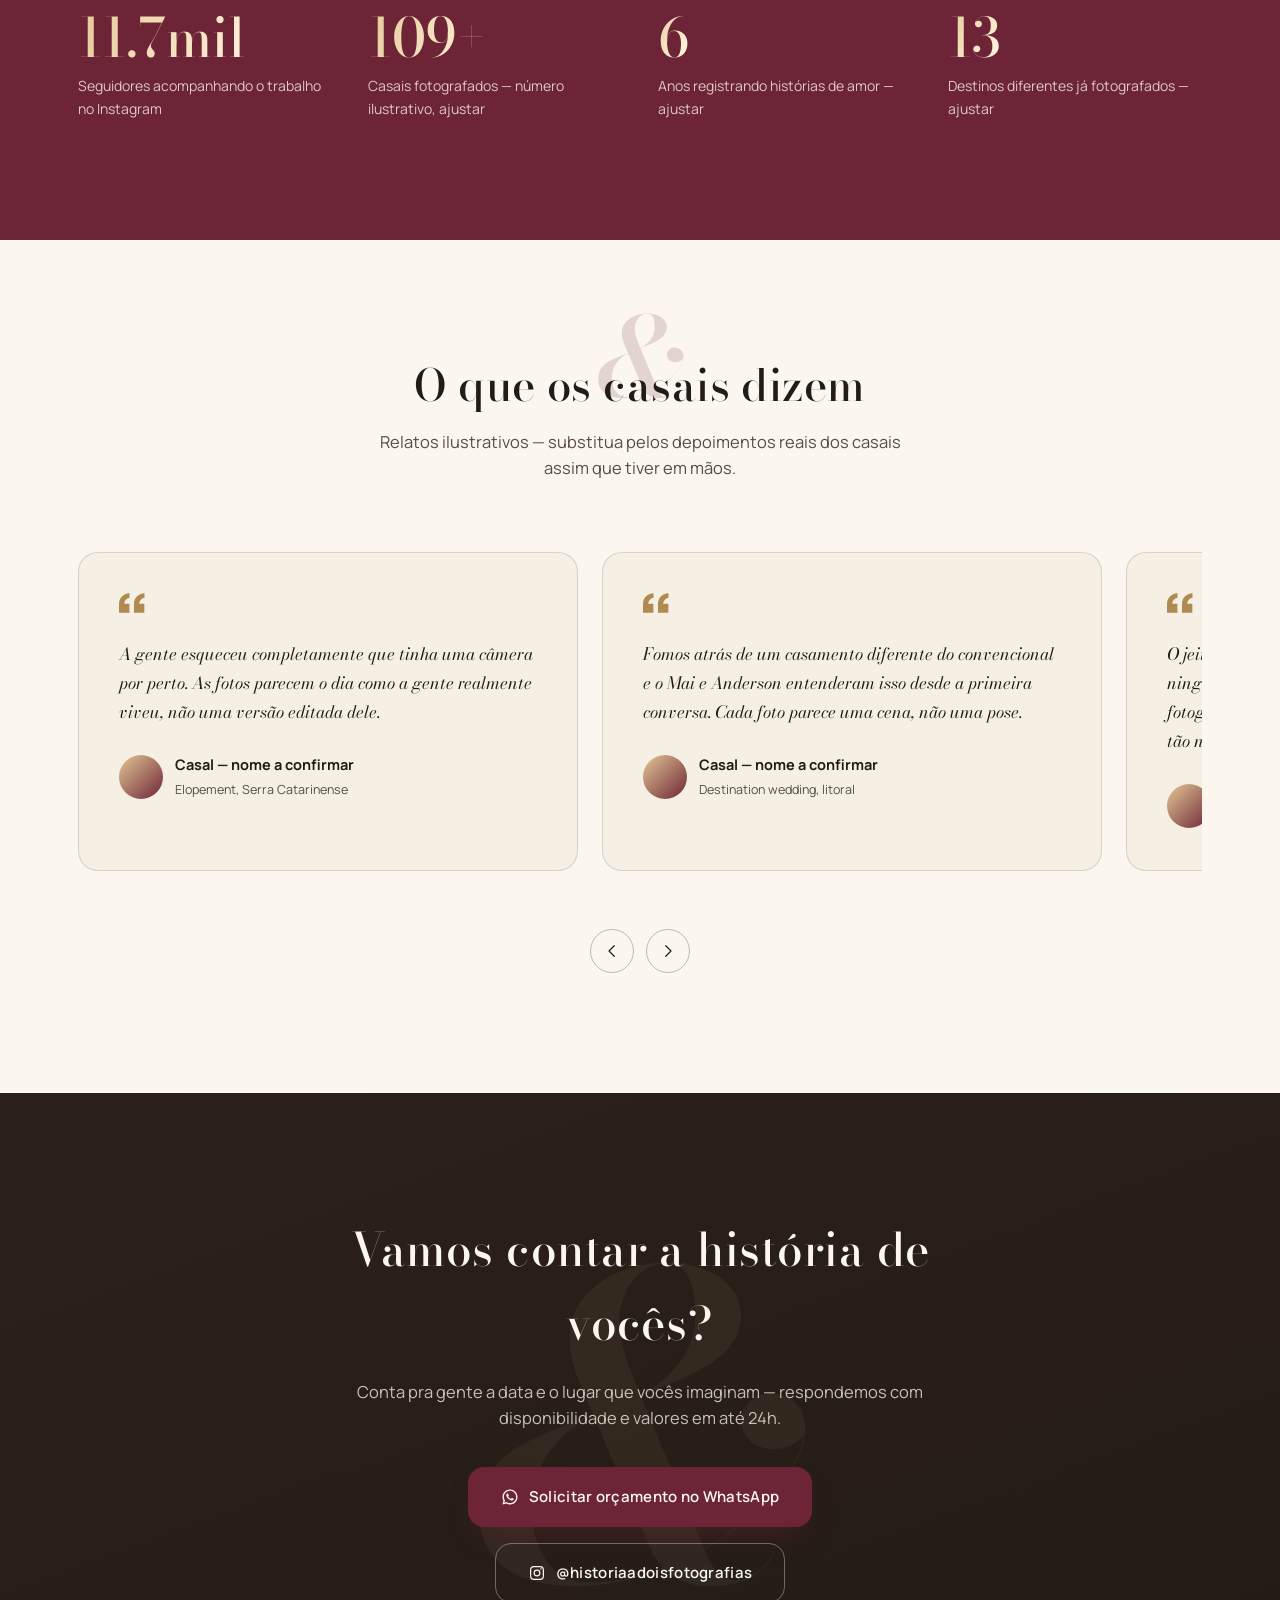
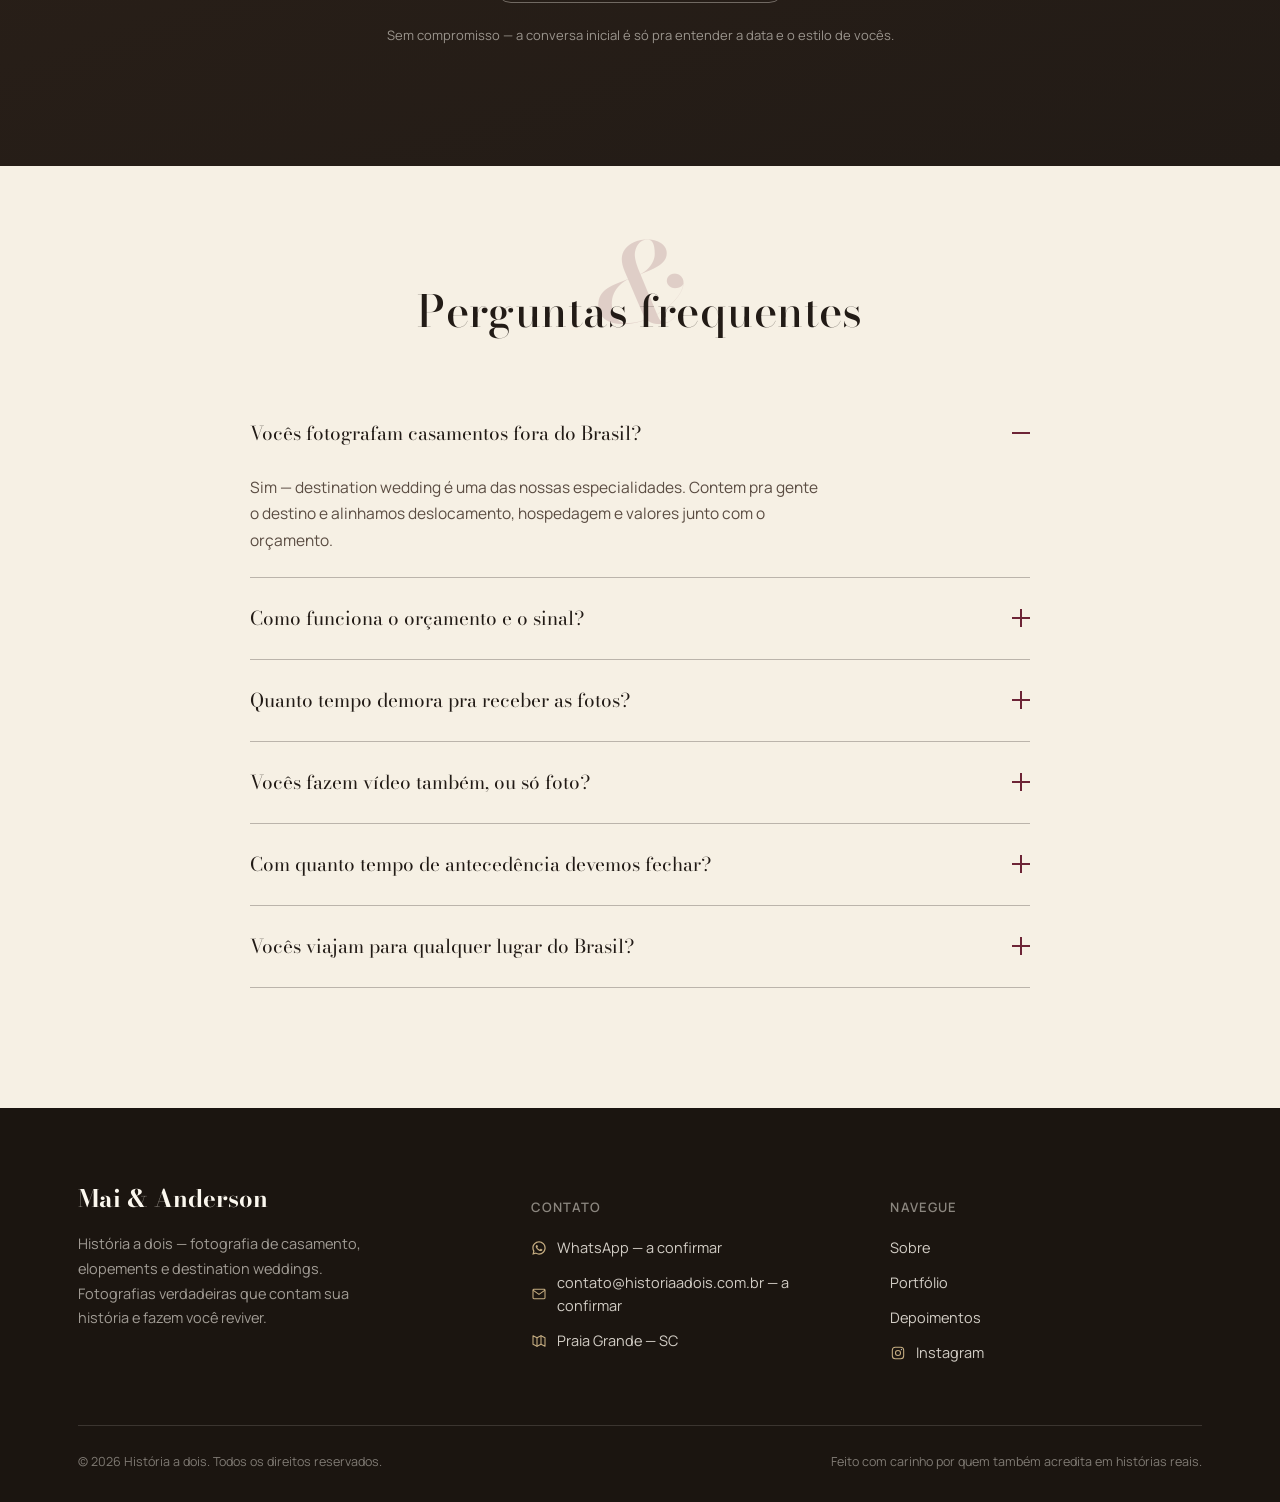
<file: historia-a-dois.html>
<!DOCTYPE html>
<html lang="pt-BR">
<head>
<meta charset="UTF-8">
<meta name="viewport" content="width=device-width, initial-scale=1.0">
<title>História a dois — Mai e Anderson | Fotografia de Casamento e Elopements</title>
<meta name="description" content="Mai e Anderson fotografam destination weddings e elopements pelo Brasil e pelo mundo — fotografias verdadeiras que contam sua história e fazem você reviver.">
<link rel="preconnect" href="https://fonts.googleapis.com">
<link rel="preconnect" href="https://fonts.gstatic.com" crossorigin>
<link href="https://fonts.googleapis.com/css2?family=Bodoni+Moda:ital,wght@0,400..800;1,400..800&family=Manrope:wght@300;400;500;600;700;800&display=swap" rel="stylesheet">
<style>
/* ===================== TOKENS ===================== */
:root{
  --cream:#f6f0e4;
  --cream-2:#eee3cd;
  --paper:#fbf7ee;
  --ink:#221b16;
  --ink-soft:#5a4c42;
  --wine:#6d2436;
  --wine-dark:#4a1826;
  --gold:#af8a51;
  --gold-light:#e4c896;
  --line:rgba(34,27,22,0.14);
  --line-strong:rgba(34,27,22,0.28);
  --ease:cubic-bezier(.22,.75,.28,1);
  --shadow:0 30px 60px -30px rgba(34,27,22,0.35);
  --wa-green:#25d366;
  --wa-green-dark:#1da851;
  --radius:20px;
  --radius-sm:12px;
}
*{box-sizing:border-box;}
html{scroll-behavior:smooth;}
body{
  margin:0;
  background:var(--cream);
  color:var(--ink);
  font-family:'Manrope',sans-serif;
  font-weight:400;
  line-height:1.6;
  -webkit-font-smoothing:antialiased;
}
h1,h2,h3,.serif{
  font-family:'Bodoni Moda',serif;
  font-weight:500;
  letter-spacing:0.01em;
  margin:0;
  color:var(--ink);
}
p{margin:0;}
a{color:inherit;text-decoration:none;}
img{max-width:100%;display:block;}
.wrap{max-width:1180px;margin:0 auto;padding:0 28px;}
.section{padding:120px 0;position:relative;}
@media(max-width:768px){.section{padding:76px 0;}}
.eyebrow-none{display:none;}

/* Reveal on scroll */
.reveal{opacity:0;transform:translateY(28px);transition:opacity .9s var(--ease), transform .9s var(--ease);}
.reveal.on{opacity:1;transform:none;}
/* Stagger for grids of cards */
.serv-card:nth-child(1){transition-delay:0s;}
.serv-card:nth-child(2){transition-delay:.12s;}
.serv-card:nth-child(3){transition-delay:.24s;}
.proc-item:nth-child(1){transition-delay:0s;}
.proc-item:nth-child(2){transition-delay:.1s;}
.proc-item:nth-child(3){transition-delay:.2s;}
.proc-item:nth-child(4){transition-delay:.3s;}
.num-item:nth-child(1){transition-delay:0s;}
.num-item:nth-child(2){transition-delay:.1s;}
.num-item:nth-child(3){transition-delay:.2s;}
.num-item:nth-child(4){transition-delay:.3s;}
.port-item:nth-child(1){transition-delay:0s;}
.port-item:nth-child(2){transition-delay:.08s;}
.port-item:nth-child(3){transition-delay:.16s;}
.port-item:nth-child(4){transition-delay:.24s;}
.port-item:nth-child(5){transition-delay:.32s;}
.port-item:nth-child(6){transition-delay:.4s;}
.testi-card:nth-child(1){transition-delay:0s;}
.testi-card:nth-child(2){transition-delay:.12s;}
.testi-card:nth-child(3){transition-delay:.24s;}

@media (prefers-reduced-motion: reduce){
  *{animation:none !important;transition-duration:.01ms !important;scroll-behavior:auto !important;}
  .reveal{opacity:1 !important;transform:none !important;}
}

/* ===================== SIGNATURE: ampersand watermark ===================== */
.amp-mark{
  font-family:'Bodoni Moda',serif;
  font-style:italic;
  font-weight:500;
  color:var(--wine);
  opacity:.16;
  line-height:1;
  user-select:none;
  pointer-events:none;
  display:inline-block;
  animation:amp-float 7s var(--ease) infinite;
}
@keyframes amp-float{0%,100%{transform:translateY(0);}50%{transform:translateY(-10px);}}

/* ===================== BUTTONS ===================== */
.btn{
  position:relative;
  display:inline-flex;align-items:center;gap:10px;
  padding:17px 32px;
  border-radius:16px;
  font-family:'Manrope',sans-serif;
  font-weight:600;
  font-size:15px;
  letter-spacing:0.02em;
  border:1px solid transparent;
  cursor:pointer;
  overflow:hidden;
  isolation:isolate;
  transition:transform .45s var(--ease), background .35s var(--ease), color .35s var(--ease), border-color .35s var(--ease), box-shadow .45s var(--ease);
  min-height:52px;
}
.btn::before{
  content:"";position:absolute;inset:0;z-index:-1;
  border-radius:inherit;
  background:linear-gradient(120deg,transparent 30%,rgba(255,255,255,0.5) 48%,rgba(255,255,255,0.5) 52%,transparent 70%);
  background-size:220% 100%;
  background-position:150% 0;
  opacity:0;
  transition:opacity .3s var(--ease);
  pointer-events:none;
}
.btn:hover::before{opacity:1;animation:sheen 1.1s var(--ease);}
@keyframes sheen{from{background-position:150% 0;}to{background-position:-70% 0;}}
.btn-primary{
  background:var(--wine);
  color:var(--paper);
  box-shadow:0 16px 30px -14px rgba(109,36,54,0.55);
}
.btn-primary:hover{background:var(--wine-dark);transform:translateY(-3px) scale(1.015);box-shadow:0 22px 38px -14px rgba(109,36,54,0.7);}
.btn-primary:active{transform:translateY(-1px) scale(1);}
.btn-primary:focus-visible{outline:2px solid var(--gold-light);outline-offset:3px;}
.btn-ghost{
  background:transparent;
  color:var(--ink);
  border-color:var(--line-strong);
}
.btn-ghost:hover{border-color:var(--ink);background:rgba(34,27,22,0.045);transform:translateY(-3px);}
.btn-ghost:active{transform:translateY(-1px);}
.btn-ghost:focus-visible{outline:2px solid var(--wine);outline-offset:3px;}
.btn svg{width:18px;height:18px;stroke:currentColor;fill:none;transition:transform .4s var(--ease);}
.btn:hover svg.ico-arrow{transform:translateX(4px);}
svg.ico-fill{fill:currentColor;stroke:none;}

/* ===================== HEADER ===================== */
header{
  position:fixed;top:0;left:0;right:0;z-index:100;
  padding:26px 0;
  transition:padding .4s var(--ease), background .4s var(--ease), box-shadow .4s var(--ease), border-color .4s var(--ease);
  border-bottom:1px solid transparent;
}
header.scrolled{
  padding:14px 0;
  background:rgba(246,240,228,0.92);
  backdrop-filter:blur(10px);
  border-bottom:1px solid var(--line);
  box-shadow:0 10px 30px -20px rgba(34,27,22,0.3);
}
header .wrap{display:flex;align-items:center;justify-content:space-between;}
.logo{display:flex;flex-direction:column;line-height:1;}
.logo b{font-family:'Bodoni Moda',serif;font-size:22px;font-weight:600;letter-spacing:0.01em;}
.logo span{font-size:10px;letter-spacing:0.22em;text-transform:uppercase;color:var(--ink-soft);margin-top:5px;}
nav.main-nav{display:flex;align-items:center;gap:38px;}
nav.main-nav a.nav-link{font-size:14.5px;font-weight:500;color:var(--ink-soft);position:relative;padding-bottom:3px;}
nav.main-nav a.nav-link::after{content:"";position:absolute;left:0;bottom:0;width:0;height:1px;background:var(--wine);transition:width .35s var(--ease);}
nav.main-nav a.nav-link:hover{color:var(--ink);}
nav.main-nav a.nav-link:hover::after{width:100%;}
.header-actions{display:flex;align-items:center;gap:20px;}
.menu-toggle{
  display:none;background:none;border:none;cursor:pointer;padding:6px;
  width:38px;height:38px;position:relative;z-index:120;
}
.menu-toggle span{
  position:absolute;left:6px;right:6px;height:1.5px;background:var(--ink);
  transition:transform .45s var(--ease), opacity .3s var(--ease), background .3s var(--ease);
}
.menu-toggle span:nth-child(1){top:14px;}
.menu-toggle span:nth-child(2){top:22px;}
.menu-toggle span:nth-child(3){top:30px;}
.menu-toggle.open span{background:var(--wine);}
.menu-toggle.open span:nth-child(1){transform:translateY(8px) rotate(45deg);}
.menu-toggle.open span:nth-child(2){opacity:0;}
.menu-toggle.open span:nth-child(3){transform:translateY(-8px) rotate(-45deg);}
@media(max-width:920px){
  nav.main-nav{
    position:fixed;inset:0;width:100%;height:100vh;z-index:110;
    background:rgba(246,240,228,0.86);
    backdrop-filter:blur(22px) saturate(140%);
    -webkit-backdrop-filter:blur(22px) saturate(140%);
    display:flex;flex-direction:column;align-items:center;justify-content:center;gap:30px;
    opacity:0;visibility:hidden;
    transform:scale(1.04);
    transition:opacity .5s var(--ease), transform .6s var(--ease), visibility 0s linear .5s;
  }
  nav.main-nav.open{opacity:1;visibility:visible;transform:scale(1);transition:opacity .5s var(--ease), transform .6s var(--ease), visibility 0s;}
  nav.main-nav a.nav-link{font-size:22px;opacity:0;transform:translateY(14px);transition:opacity .5s var(--ease), transform .5s var(--ease);}
  nav.main-nav.open a.nav-link{opacity:1;transform:translateY(0);}
  nav.main-nav.open a.nav-link:nth-child(1){transition-delay:.1s;}
  nav.main-nav.open a.nav-link:nth-child(2){transition-delay:.16s;}
  nav.main-nav.open a.nav-link:nth-child(3){transition-delay:.22s;}
  nav.main-nav.open a.nav-link:nth-child(4){transition-delay:.28s;}
  nav.main-nav.open a.btn-primary{opacity:0;transform:translateY(14px);transition:opacity .5s var(--ease), transform .5s var(--ease);transition-delay:.34s;}
  nav.main-nav.open.open a.btn-primary{opacity:1;transform:translateY(0);}
  .header-actions .btn-primary-desktop{display:none;}
  .menu-toggle{display:inline-flex;}
  body.nav-open{overflow:hidden;}
}

/* ===================== HERO ===================== */
.hero{
  min-height:100vh;
  display:flex;align-items:center;
  padding:150px 0 90px;
  position:relative;
  overflow:hidden;
}
.hero .wrap{display:grid;grid-template-columns:1.05fr 0.95fr;gap:64px;align-items:center;}
@media(max-width:960px){.hero .wrap{grid-template-columns:1fr;gap:48px;}.hero{padding:130px 0 60px;}}
.hero-copy h1{
  font-size:clamp(38px,5.4vw,64px);
  line-height:1.06;
  font-weight:500;
  letter-spacing:0.005em;
}
.hero-copy h1 i{
  font-style:italic;
  background:linear-gradient(100deg,var(--wine),var(--gold) 45%,var(--wine) 90%);
  background-size:200% auto;
  -webkit-background-clip:text;background-clip:text;-webkit-text-fill-color:transparent;
  animation:shimmer 5s linear infinite;
}
.hero-copy .lede{
  margin-top:26px;
  font-size:18px;
  color:var(--ink-soft);
  max-width:46ch;
  line-height:1.7;
}
.hero-cta{display:flex;flex-wrap:wrap;gap:16px;margin-top:38px;}
.hero-trust{
  margin-top:34px;display:flex;align-items:center;gap:12px;font-size:13.5px;color:var(--ink-soft);
}
.hero-trust .dot{width:6px;height:6px;border-radius:50%;background:var(--gold);flex:none;}
.hero-visual{position:relative;aspect-ratio:4/5;border-radius:var(--radius);overflow:hidden;box-shadow:var(--shadow);}
.ph-tile{
  width:100%;height:100%;position:relative;
  background:
    radial-gradient(120% 140% at 15% 10%, rgba(175,138,81,0.35), transparent 55%),
    radial-gradient(120% 140% at 85% 90%, rgba(109,36,54,0.55), transparent 55%),
    linear-gradient(155deg,#2c2119 0%,#4a2e2a 55%,#6d2436 100%);
  background-size:130% 130%;
  display:flex;align-items:flex-end;justify-content:flex-start;
  padding:26px;
}
.hero-visual .ph-tile{animation:kenburns 22s ease-in-out infinite alternate;}
@keyframes kenburns{
  0%{background-position:0% 0%;transform:scale(1);}
  100%{background-position:100% 100%;transform:scale(1.06);}
}
.hero-particles{position:absolute;inset:0;overflow:hidden;pointer-events:none;z-index:1;}
.hero-particles span{
  position:absolute;bottom:-10px;
  width:var(--size,4px);height:var(--size,4px);border-radius:50%;
  background:var(--gold-light);opacity:0;
  animation:rise linear infinite;
  animation-duration:var(--dur,9s);
  animation-delay:var(--delay,0s);
  left:var(--left,50%);
}
@keyframes rise{
  0%{transform:translate(0,0);opacity:0;}
  10%{opacity:.65;}
  90%{opacity:.35;}
  100%{transform:translate(var(--drift,20px),-360px);opacity:0;}
}
.ph-tile::before{
  content:"";position:absolute;inset:0;
  background-image:radial-gradient(rgba(255,255,255,0.16) 1px, transparent 1.4px);
  background-size:5px 5px;
  opacity:.25;mix-blend-mode:overlay;
}
.ph-label{
  position:relative;z-index:1;
  color:#f6ecdd;font-size:12.5px;letter-spacing:0.06em;
  display:flex;align-items:center;gap:9px;
  font-weight:500;
}
.ph-label svg{width:17px;height:17px;stroke:#f6ecdd;fill:none;flex:none;opacity:.9;}
.hero-ring{
  position:absolute;width:120px;height:120px;border:1.5px solid var(--gold-light);border-radius:50%;
  top:-30px;right:-30px;opacity:.55;
  animation:ring-spin 34s linear infinite;
  z-index:1;
}
.hero-ring::before{
  content:"";position:absolute;inset:14px;border:1px dashed rgba(228,200,150,0.5);border-radius:50%;
}
@keyframes ring-spin{to{transform:rotate(360deg);}}
.hero-visual-caption{
  position:absolute;left:-18px;bottom:34px;
  background:var(--paper);
  padding:16px 20px;
  box-shadow:var(--shadow);
  border-radius:var(--radius-sm);
  max-width:220px;
  font-size:13px;
  color:var(--ink-soft);
  display:flex;
  gap:10px;
}
@media(max-width:960px){.hero-visual-caption{position:static;margin-top:-40px;margin-left:20px;max-width:none;}}
.hero-visual-caption b{font-family:'Bodoni Moda',serif;font-style:italic;color:var(--wine);font-size:15px;display:block;}

/* scroll cue */
.scroll-cue{
  position:absolute;bottom:34px;left:50%;transform:translateX(-50%);
  display:flex;flex-direction:column;align-items:center;gap:8px;
  font-size:11px;letter-spacing:0.18em;text-transform:uppercase;color:var(--ink-soft);
  opacity:.75;
}
.scroll-cue .line{width:1px;height:36px;background:linear-gradient(var(--ink-soft),transparent);animation:cue 2.2s var(--ease) infinite;}
@keyframes cue{0%{transform:scaleY(0);transform-origin:top;}50%{transform:scaleY(1);transform-origin:top;}50.01%{transform-origin:bottom;}100%{transform:scaleY(0);transform-origin:bottom;}}
@media(max-width:960px){.scroll-cue{display:none;}}

/* ===================== SECTION HEAD ===================== */
.section-head{max-width:640px;margin-bottom:56px;position:relative;}
.section-head .amp-mark{position:absolute;top:-58px;left:-8px;font-size:110px;}
.section-head h2{font-size:clamp(30px,3.6vw,44px);font-weight:500;line-height:1.15;position:relative;}
.section-head p{margin-top:18px;font-size:16.5px;color:var(--ink-soft);max-width:56ch;}
.section-head.center{margin-left:auto;margin-right:auto;text-align:center;}
.section-head.center h2,
.section-head.center p{margin-left:auto;margin-right:auto;}
.section-head.center .amp-mark{left:50%;transform:translateX(-50%);}

/* ===================== SOBRE ===================== */
.sobre{background:var(--paper);overflow:hidden;}
.sobre .wrap{display:grid;grid-template-columns:0.85fr 1.15fr;gap:70px;align-items:center;}
@media(max-width:900px){.sobre .wrap{grid-template-columns:1fr;gap:40px;}}
.sobre-portrait{position:relative;aspect-ratio:3/4;border-radius:var(--radius);box-shadow:var(--shadow);}
.sobre-portrait .ph-tile{border-radius:var(--radius);overflow:hidden;background:
    radial-gradient(120% 130% at 80% 20%, rgba(228,200,150,0.4), transparent 55%),
    linear-gradient(160deg,#3a2a20 0%,#221b16 100%);}
.sobre-ring{position:absolute;inset:12%;border:1.5px solid var(--gold-light);border-radius:14px;pointer-events:none;opacity:.5;animation:ring-spin 40s linear infinite reverse;}
.sobre-copy .kicker{font-family:'Bodoni Moda',serif;font-style:italic;color:var(--wine);font-size:20px;margin-bottom:14px;display:block;}
.sobre-copy h2{font-size:clamp(28px,3.4vw,38px);margin-bottom:22px;}
.sobre-copy p{color:var(--ink-soft);font-size:16.5px;max-width:58ch;}
.sobre-copy p + p{margin-top:16px;}
.sobre-quote{
  margin-top:32px;padding-left:24px;border-left:2px solid var(--wine);
  font-family:'Bodoni Moda',serif;font-style:italic;font-size:20px;color:var(--ink);line-height:1.5;
}

/* ===================== SERVICOS ===================== */
.servicos{background:var(--cream);}
.serv-grid{display:grid;grid-template-columns:repeat(3,1fr);gap:28px;}
@media(max-width:820px){.serv-grid{grid-template-columns:1fr;}}
.serv-card{
  background:var(--paper);
  border:1px solid var(--line);
  border-radius:var(--radius);
  padding:44px 36px;
  transition:background .28s var(--ease), transform .55s var(--ease), border-color .28s var(--ease), box-shadow .55s var(--ease);
  position:relative;
  overflow:hidden;
}
.serv-card::before{
  content:"";position:absolute;inset:0;opacity:0;transition:opacity .5s var(--ease);pointer-events:none;
  background:radial-gradient(360px circle at var(--mx,50%) var(--my,0%), rgba(109,36,54,.14), transparent 68%);
}
.serv-card:hover{border-color:var(--line-strong);transform:translateY(-6px);box-shadow:0 26px 44px -28px rgba(34,27,22,0.35);}
.serv-card:hover::before{opacity:1;}
.serv-num{font-family:'Bodoni Moda',serif;font-style:italic;font-size:15px;color:var(--gold);display:block;margin-bottom:22px;position:relative;transition:transform .28s var(--ease);}
.serv-card:hover .serv-num{transform:translateX(4px);}
.serv-card h3{font-size:23px;font-weight:500;margin-bottom:14px;position:relative;}
.serv-card p{font-size:15px;color:var(--ink-soft);line-height:1.65;position:relative;}
.serv-card svg{width:30px;height:30px;stroke:var(--wine);fill:none;margin-bottom:20px;position:relative;transition:transform .3s var(--ease);}
.serv-card:hover svg{transform:scale(1.12) rotate(-4deg);}

/* ===================== PORTFOLIO ===================== */
.portfolio{background:var(--paper);}
.port-grid{
  display:grid;
  grid-template-columns:repeat(3,1fr);
  grid-auto-rows:340px;
  gap:24px;
}
@media(max-width:960px){
  .port-grid{grid-template-columns:repeat(2,1fr);grid-auto-rows:260px;gap:16px;}
}
@media(max-width:560px){
  .port-grid{grid-template-columns:1fr;grid-auto-rows:300px;}
}
.port-item{
  position:relative;overflow:hidden;border-radius:var(--radius);cursor:pointer;
}
.port-item .ph-tile{transition:transform .5s var(--ease);}
.port-item:hover .ph-tile{transform:scale(1.08) rotate(.4deg);}
.port-item::after{
  content:"";position:absolute;inset:10px;border:1px solid rgba(246,236,221,0.55);
  border-radius:calc(var(--radius) - 6px);
  opacity:0;transform:scale(.94);transition:opacity .3s var(--ease), transform .3s var(--ease);
  pointer-events:none;
}
.port-item:hover::after{opacity:1;transform:scale(1);}
.port-overlay{
  position:absolute;inset:0;
  background:linear-gradient(0deg,rgba(20,14,11,0.78) 0%,rgba(20,14,11,0) 46%);
  display:flex;align-items:flex-end;padding:20px;
  opacity:0;transition:opacity .28s var(--ease);
}
.port-item:hover .port-overlay{opacity:1;}
.port-overlay span{color:#f6ecdd;font-size:14px;font-weight:500;letter-spacing:0.01em;display:flex;align-items:center;gap:8px;transform:translateY(8px);transition:transform .3s var(--ease);}
.port-item:hover .port-overlay span{transform:translateY(0);}
.port-overlay svg{width:15px;height:15px;stroke:#f6ecdd;fill:none;flex:none;}
.port-cta{text-align:center;margin-top:46px;}

/* ===================== COMO FUNCIONA ===================== */
.processo{background:var(--cream);}
.proc-list{display:grid;grid-template-columns:repeat(4,1fr);gap:36px;}
@media(max-width:920px){.proc-list{grid-template-columns:1fr 1fr;}}
@media(max-width:560px){.proc-list{grid-template-columns:1fr;}}
.proc-item{position:relative;padding-top:26px;border-top:1px solid var(--line-strong);transition:transform .55s var(--ease);}
.proc-item:hover{transform:translateY(-4px);}
.proc-item .num{font-family:'Bodoni Moda',serif;font-style:italic;font-size:34px;color:var(--wine);display:block;margin-bottom:14px;}
.proc-item .proc-ico{width:24px;height:24px;stroke:var(--gold);fill:none;display:block;margin-bottom:16px;transition:transform .3s var(--ease);}
.proc-item:hover .proc-ico{transform:scale(1.15) translateY(-2px);}
.proc-item h3{font-size:18px;font-weight:600;margin-bottom:10px;}
.proc-item p{font-size:14.5px;color:var(--ink-soft);line-height:1.65;}

/* ===================== NUMEROS ===================== */
.numeros{background:var(--wine);color:var(--paper);}
.numeros h2, .numeros .section-head p{color:var(--paper);}
.numeros .section-head .amp-mark{opacity:.22;color:var(--gold-light);}
.num-grid{display:grid;grid-template-columns:repeat(4,1fr);gap:36px;}
@media(max-width:760px){.num-grid{grid-template-columns:1fr 1fr;}}
.num-item{text-align:left;}
.num-ico{width:26px;height:26px;stroke:var(--gold-light);fill:none;opacity:.85;margin-bottom:14px;display:block;}
.num-item .val{font-family:'Bodoni Moda',serif;font-size:clamp(38px,4.4vw,54px);font-weight:500;
  background:linear-gradient(120deg,var(--gold-light),#fff2da,var(--gold-light));
  background-size:220% auto;
  -webkit-background-clip:text;background-clip:text;-webkit-text-fill-color:transparent;
  line-height:1;
  animation:shimmer 6s linear infinite;
}
@keyframes shimmer{0%{background-position:0% 50%;}100%{background-position:220% 50%;}}
.num-item .lbl{margin-top:10px;font-size:14px;color:rgba(251,247,238,0.78);}

/* ===================== DEPOIMENTOS ===================== */
.depoimentos{background:var(--paper);}
.testi-track{
  display:flex;gap:24px;overflow-x:auto;overflow-y:hidden;touch-action:pan-x;scroll-snap-type:x mandatory;scrollbar-width:none;padding:14px 0 24px;cursor:grab;
}
.testi-track::-webkit-scrollbar{display:none;}
.testi-track.dragging{cursor:grabbing;}
.testi-card{
  position:relative;overflow:hidden;
  flex:0 0 auto;width:min(500px,84vw);scroll-snap-align:start;
  background:var(--cream);border:1px solid var(--line);padding:40px;
  border-radius:var(--radius);
  transition:transform .55s var(--ease), box-shadow .55s var(--ease);
}
.testi-card::before{
  content:"";position:absolute;inset:0;opacity:0;transition:opacity .5s var(--ease);pointer-events:none;
  background:radial-gradient(320px circle at var(--mx,50%) var(--my,0%), rgba(175,138,81,.16), transparent 68%);
}
.testi-card:hover{transform:translateY(-6px);box-shadow:var(--shadow);}
.testi-card:hover::before{opacity:1;}
.testi-card > *{position:relative;}
.testi-quote{width:26px;height:20px;fill:var(--gold);margin-bottom:20px;transition:transform .3s var(--ease);}
.testi-card:hover .testi-quote{transform:scale(1.15) rotate(-6deg);}
.testi-card p.txt{font-size:17px;line-height:1.7;color:var(--ink);font-family:'Bodoni Moda',serif;font-style:italic;}
.testi-foot{display:flex;align-items:center;gap:12px;margin-top:26px;}
.testi-avatar{width:44px;height:44px;border-radius:50%;background:linear-gradient(135deg,var(--gold-light),var(--wine));flex:none;}
.testi-foot b{display:block;font-size:14.5px;font-weight:700;font-family:'Manrope',sans-serif;}
.testi-foot span{font-size:12.5px;color:var(--ink-soft);}
.testi-nav{display:flex;gap:12px;margin-top:34px;justify-content:center;}
.testi-nav button{
  width:44px;height:44px;border-radius:50%;border:1px solid var(--line-strong);background:transparent;
  display:flex;align-items:center;justify-content:center;cursor:pointer;transition:border-color .3s,background .3s;
}
.testi-nav button:hover{background:var(--wine);border-color:var(--wine);}
.testi-nav button:hover svg{stroke:var(--paper);}
.testi-nav button svg{width:18px;height:18px;stroke:var(--ink);fill:none;transition:stroke .3s;}
.testi-nav button:focus-visible{outline:2px solid var(--wine);outline-offset:2px;}

/* ===================== CTA FINAL ===================== */
.cta-final{
  background:linear-gradient(160deg,#2c2119,#221b16);
  color:var(--paper);text-align:center;
  position:relative;overflow:hidden;
}
.cta-final .amp-mark{position:absolute;top:50%;left:50%;transform:translate(-50%,-50%);font-size:min(46vw,420px);opacity:.06;color:var(--gold-light);}
.cta-final .inner{position:relative;max-width:640px;margin:0 auto;}
.cta-final h2{font-size:clamp(30px,4vw,46px);color:var(--paper);}
.cta-final p{margin-top:18px;font-size:16.5px;color:rgba(251,247,238,0.75);}
.cta-final .hero-cta{justify-content:center;margin-top:36px;}
.cta-final .btn-ghost{border-color:rgba(251,247,238,0.35);color:var(--paper);}
.cta-final .btn-ghost:hover{background:rgba(251,247,238,0.08);border-color:var(--paper);}
.cta-final .fine{margin-top:22px;font-size:13px;color:rgba(251,247,238,0.55);}
@media(max-width:560px){
  .cta-final .hero-cta .btn{padding:15px 26px;font-size:14px;min-height:48px;}
}

/* ===================== FAQ ===================== */
.faq{background:var(--cream);}
.faq-list{max-width:780px;margin-left:auto;margin-right:auto;}
.faq-item{border-bottom:1px solid var(--line-strong);}
.faq-q{
  width:100%;text-align:left;background:none;border:none;cursor:pointer;
  padding:26px 0;display:flex;align-items:center;justify-content:space-between;gap:20px;
  font-family:'Bodoni Moda',serif;font-size:19px;color:var(--ink);
}
.faq-q .plus{position:relative;width:18px;height:18px;flex:none;}
.faq-q .plus::before,.faq-q .plus::after{content:"";position:absolute;background:var(--wine);transition:transform .4s var(--ease);}
.faq-q .plus::before{top:8px;left:0;width:18px;height:2px;}
.faq-q .plus::after{top:0;left:8px;width:2px;height:18px;}
.faq-item.open .plus::after{transform:rotate(90deg);}
.faq-a{max-height:0;overflow:hidden;transition:max-height .5s var(--ease);}
.faq-a p{padding-bottom:24px;font-size:15.5px;color:var(--ink-soft);max-width:64ch;line-height:1.7;}

/* ===================== FOOTER ===================== */
footer{background:#1b1510;color:rgba(251,247,238,0.85);padding:72px 0 30px;}
.foot-top{display:grid;grid-template-columns:1.3fr 1fr 1fr;gap:48px;padding-bottom:48px;border-bottom:1px solid rgba(251,247,238,0.14);}
@media(max-width:760px){.foot-top{grid-template-columns:1fr;gap:36px;}}
.foot-logo b{font-family:'Bodoni Moda',serif;font-size:24px;color:var(--paper);}
.foot-logo p{margin-top:14px;font-size:14.5px;color:rgba(251,247,238,0.6);max-width:34ch;line-height:1.7;}
.foot-col h4{font-size:13px;letter-spacing:0.08em;text-transform:uppercase;color:rgba(251,247,238,0.5);margin-bottom:18px;font-weight:600;font-family:'Manrope',sans-serif;}
.foot-col a, .foot-col p{display:block;font-size:14.5px;color:rgba(251,247,238,0.82);margin-bottom:12px;}
.foot-col a{transition:color .3s, transform .3s var(--ease);}
.foot-col a:hover{color:var(--gold-light);transform:translateX(3px);}
.foot-link{display:flex !important;align-items:center;gap:10px;}
.foot-link svg{width:16px;height:16px;stroke:var(--gold-light);fill:none;flex:none;opacity:.85;}
.foot-link svg.ico-fill{fill:var(--gold-light);color:var(--gold-light);stroke:none;}
.foot-bottom{display:flex;justify-content:space-between;align-items:center;padding-top:26px;font-size:12.5px;color:rgba(251,247,238,0.45);flex-wrap:wrap;gap:12px;}

/* ===================== FLOATING WHATSAPP ===================== */
.float-wa{
  position:fixed;bottom:26px;right:26px;z-index:80;
  width:60px;height:60px;border-radius:50%;
  background:var(--wa-green);color:#fff;
  display:flex;align-items:center;justify-content:center;
  box-shadow:0 14px 30px -10px rgba(37,211,102,0.65);
  transition:transform .4s var(--ease), opacity .4s var(--ease), box-shadow .4s var(--ease), background .3s var(--ease);
  opacity:0;pointer-events:none;
}
.float-wa.show{opacity:1;pointer-events:auto;}
.float-wa::before{
  content:"";position:absolute;inset:0;border-radius:50%;
  background:var(--wa-green);
  animation:wa-pulse 2.4s var(--ease) infinite;
  z-index:-1;
}
@keyframes wa-pulse{
  0%{transform:scale(1);opacity:.55;}
  70%{transform:scale(1.9);opacity:0;}
  100%{transform:scale(1.9);opacity:0;}
}
.float-wa:hover{transform:scale(1.1);background:var(--wa-green-dark);box-shadow:0 18px 36px -10px rgba(37,211,102,0.8);}
.float-wa svg{width:29px;height:29px;}

/* ===================== SCROLL PROGRESS ===================== */
.scroll-progress{
  position:absolute;left:0;bottom:0;height:2px;width:0%;
  background:linear-gradient(90deg,var(--wine),var(--gold));
  box-shadow:0 0 10px rgba(175,138,81,0.55);
  transition:width .1s linear;
  pointer-events:none;
}

/* Skip link */
.skip-link{position:absolute;left:-999px;top:0;background:var(--wine);color:var(--paper);padding:12px 20px;z-index:200;}
.skip-link:focus{left:16px;top:16px;}
</style>
</head>
<body>

<a href="#main" class="skip-link">Pular para o conteúdo</a>

<!-- SVG SPRITE -->
<svg width="0" height="0" style="position:absolute">
  <symbol id="ic-wa" viewBox="0 0 24 24"><path d="M12.01 2C6.48 2 2 6.48 2 12.01c0 1.78.47 3.45 1.28 4.9L2 22l5.24-1.25a9.96 9.96 0 0 0 4.77 1.22h.01c5.53 0 10.01-4.48 10.01-10.01C22.03 6.48 17.54 2 12.01 2Zm0 18.13h-.01a8.1 8.1 0 0 1-4.14-1.13l-.3-.18-3.1.74.83-3.02-.19-.31a8.13 8.13 0 0 1-1.25-4.32c0-4.49 3.66-8.15 8.16-8.15 2.18 0 4.22.85 5.77 2.4a8.1 8.1 0 0 1 2.39 5.76c0 4.5-3.66 8.21-8.16 8.21Zm4.47-6.11c-.25-.12-1.45-.71-1.67-.8-.22-.08-.39-.12-.55.13-.16.24-.63.79-.78.96-.14.16-.29.18-.54.06-.25-.13-1.04-.38-1.98-1.22-.73-.65-1.22-1.46-1.37-1.7-.14-.25-.02-.38.11-.5.11-.11.25-.29.37-.43.12-.15.16-.25.25-.41.08-.17.04-.31-.02-.43-.06-.13-.55-1.33-.76-1.82-.2-.48-.4-.41-.55-.42-.14-.01-.3-.01-.47-.01-.16 0-.43.06-.65.31-.22.24-.86.84-.86 2.05 0 1.21.88 2.38 1 2.54.13.17 1.73 2.64 4.2 3.7.59.25 1.04.4 1.4.52.59.19 1.12.16 1.55.1.47-.07 1.45-.6 1.66-1.17.2-.58.2-1.07.14-1.17-.06-.11-.22-.17-.47-.29Z" fill="currentColor"/></symbol>
  <symbol id="ic-arrow" viewBox="0 0 24 24" stroke-width="1.6" stroke-linecap="round" stroke-linejoin="round"><path d="M5 12h14M13 6l6 6-6 6"/></symbol>
  <symbol id="ic-camera" viewBox="0 0 24 24" stroke-width="1.6" stroke-linecap="round" stroke-linejoin="round"><path d="M4 8h3l1.5-2h7L17 8h3a1 1 0 0 1 1 1v9a1 1 0 0 1-1 1H4a1 1 0 0 1-1-1V9a1 1 0 0 1 1-1Z"/><circle cx="12" cy="13" r="3.6"/></symbol>
  <symbol id="ic-heart" viewBox="0 0 24 24" stroke-width="1.6" stroke-linecap="round" stroke-linejoin="round"><path d="M12 20.6s-7.8-4.7-10-9.4C.4 7.8 2.3 4.6 5.7 4c2.1-.4 4 .6 6.3 3 2.3-2.4 4.2-3.4 6.3-3 3.4.6 5.3 3.8 3.7 7.2-2.2 4.7-10 9.4-10 9.4Z"/></symbol>
  <symbol id="ic-map" viewBox="0 0 24 24" stroke-width="1.6" stroke-linecap="round" stroke-linejoin="round"><path d="M9 20l-6-3V4l6 3 6-3 6 3v13l-6-3-6 3Z"/><path d="M9 7v13M15 4v13"/></symbol>
  <symbol id="ic-sun" viewBox="0 0 24 24" stroke-width="1.6" stroke-linecap="round" stroke-linejoin="round"><circle cx="12" cy="12" r="4.2"/><path d="M12 2v3M12 19v3M4.2 4.2l2.1 2.1M17.7 17.7l2.1 2.1M2 12h3M19 12h3M4.2 19.8l2.1-2.1M17.7 6.3l2.1-2.1"/></symbol>
  <symbol id="ic-mail" viewBox="0 0 24 24" stroke-width="1.6" stroke-linecap="round" stroke-linejoin="round"><rect x="3" y="5" width="18" height="14" rx="1.4"/><path d="M3.5 6.5l8.5 6 8.5-6"/></symbol>
  <symbol id="ic-insta" viewBox="0 0 24 24" stroke-width="1.6" stroke-linecap="round" stroke-linejoin="round"><rect x="3.5" y="3.5" width="17" height="17" rx="4.5"/><circle cx="12" cy="12" r="3.8"/><circle cx="17.2" cy="6.8" r="1" fill="currentColor" stroke="none"/></symbol>
  <symbol id="ic-chev-l" viewBox="0 0 24 24" stroke-width="1.6" stroke-linecap="round" stroke-linejoin="round"><path d="M15 5l-7 7 7 7"/></symbol>
  <symbol id="ic-chev-r" viewBox="0 0 24 24" stroke-width="1.6" stroke-linecap="round" stroke-linejoin="round"><path d="M9 5l7 7-7 7"/></symbol>
  <symbol id="ic-chat" viewBox="0 0 24 24" stroke-width="1.6" stroke-linecap="round" stroke-linejoin="round"><path d="M4 5h16v11H9l-5 4V5Z"/><path d="M8 9.5h8M8 12.5h5"/></symbol>
  <symbol id="ic-clipboard" viewBox="0 0 24 24" stroke-width="1.6" stroke-linecap="round" stroke-linejoin="round"><rect x="5" y="4" width="14" height="17" rx="1.6"/><rect x="9" y="2.4" width="6" height="3.2" rx="1"/><path d="M8.5 11h7M8.5 14.5h7M8.5 18h4.5"/></symbol>
  <symbol id="ic-gift" viewBox="0 0 24 24" stroke-width="1.6" stroke-linecap="round" stroke-linejoin="round"><rect x="4" y="9" width="16" height="11" rx="1"/><path d="M4 9h16v3.5H4z"/><path d="M12 9v11"/><path d="M12 9c-1.2-3.4-6-3.6-6-1 0 1.2 1.4 1 3 1M12 9c1.2-3.4 6-3.6 6-1 0 1.2-1.4 1-3 1"/></symbol>
  <symbol id="ic-star" viewBox="0 0 24 24" stroke-width="1.6" stroke-linecap="round" stroke-linejoin="round"><path d="M12 3.5l2.6 5.4 5.9.7-4.3 4.1 1.1 5.9L12 16.7l-5.3 2.9 1.1-5.9-4.3-4.1 5.9-.7Z"/></symbol>
</svg>

<!-- HEADER -->
<header id="siteHeader">
  <div class="wrap">
    <a href="#main" class="logo">
      <b>Mai <i style="font-style:italic;color:var(--wine);">&amp;</i> Anderson</b>
      <span>História a dois — Fotografia</span>
    </a>
    <nav class="main-nav" id="mainNav">
      <a href="#sobre" class="nav-link">Sobre</a>
      <a href="#portfolio" class="nav-link">Portfólio</a>
      <a href="#depoimentos" class="nav-link">Depoimentos</a>
      <a href="#faq" class="nav-link">Perguntas</a>
      <a href="https://wa.me/5500000000000?text=Oi!%20Vim%20pelo%20site%20e%20quero%20saber%20mais%20sobre%20fotografar%20nosso%20casamento." class="btn btn-primary" target="_blank" rel="noopener">
        <svg class="ico-fill"><use href="#ic-wa"/></svg> Fale no WhatsApp
      </a>
    </nav>
    <div class="header-actions">
      <button class="menu-toggle" id="menuToggle" aria-label="Abrir menu" aria-expanded="false" aria-controls="mainNav">
        <span></span><span></span><span></span>
      </button>
    </div>
  </div>
  <div class="scroll-progress" id="scrollProgress" aria-hidden="true"></div>
</header>

<main id="main">

<!-- HERO -->
<section class="hero">
  <div class="wrap">
    <div class="hero-copy reveal">
      <h1>A história de vocês,<br> contada como ela <i>realmente</i> aconteceu.</h1>
      <p class="lede">Mai e Anderson fotografam destination weddings e elopements pelo Brasil e pelo mundo — sem poses forçadas, sem roteiro engessado. Só o que for real entre vocês dois, guardado pra sempre.</p>
      <div class="hero-cta">
        <a href="https://wa.me/5500000000000?text=Oi!%20Vim%20pelo%20site%20e%20quero%20saber%20mais%20sobre%20fotografar%20nosso%20casamento." class="btn btn-primary" target="_blank" rel="noopener">
          <svg class="ico-fill"><use href="#ic-wa"/></svg> Solicitar orçamento
        </a>
        <a href="#portfolio" class="btn btn-ghost">Ver portfólio <svg class="ico-arrow"><use href="#ic-arrow"/></svg></a>
      </div>
      <div class="hero-trust"><span class="dot"></span> 12,8 mil pessoas acompanham nosso trabalho no Instagram</div>
    </div>
    <div class="hero-visual reveal" style="transition-delay:.15s">
      <div class="hero-ring" aria-hidden="true"></div>
      <div class="hero-particles" id="heroParticles" aria-hidden="true"></div>
      <div class="ph-tile">
        <span class="ph-label"><svg><use href="#ic-camera"/></svg> Foto de destaque — substituir por imagem real do casal</span>
      </div>
      <div class="hero-visual-caption">
        <svg style="width:20px;height:20px;stroke:var(--wine);fill:none;flex:none;margin-top:2px;"><use href="#ic-map"/></svg>
        <span><b>Elopements &amp; destination weddings</b>Praia Grande — SC, e onde vocês quiserem dizer sim.</span>
      </div>
    </div>
  </div>
  <div class="scroll-cue"><span class="line"></span>role</div>
</section>

<!-- SOBRE -->
<section class="sobre section" id="sobre">
  <div class="wrap">
    <div class="sobre-portrait reveal">
      <div class="ph-tile"><span class="ph-label"><svg><use href="#ic-camera"/></svg> Retrato de Mai e Anderson</span></div>
      <div class="sobre-ring" aria-hidden="true"></div>
    </div>
    <div class="sobre-copy reveal" style="transition-delay:.1s">
      <span class="kicker">Quem registra</span>
      <h2>Mai e Anderson</h2>
      <p>Somos uma dupla de fotógrafos baseada em Praia Grande, Santa Catarina, e viajamos o Brasil — e o mundo — atrás de casamentos que fogem do roteiro tradicional. Gostamos de elopements no meio da natureza, cerimônias íntimas e destination weddings: qualquer cenário onde duas pessoas decidem que aquele dia é só delas.</p>
      <p>Não dirigimos poses nem montamos cenas. A gente acompanha o dia de vocês de perto, com discrição, e registra o que realmente acontece — o nervosismo antes da cerimônia, o olhar no altar, a festa até o fim.</p>
      <p class="sobre-quote">"Fotografias verdadeiras que contam sua história e fazem você reviver."</p>
    </div>
  </div>
</section>

<!-- SERVICOS -->
<section class="servicos section" id="servicos">
  <div class="wrap">
    <div class="section-head reveal center">
      <span class="amp-mark" aria-hidden="true">&amp;</span>
      <h2>Como fotografamos histórias de amor</h2>
      <p>Três formatos, um mesmo compromisso: registrar o que for verdadeiro, onde quer que aconteça.</p>
    </div>
  </div>
  <div class="wrap">
    <div class="serv-grid">
      <div class="serv-card reveal">
        <svg><use href="#ic-map"/></svg>
        <span class="serv-num">01</span>
        <h3>Destination Weddings</h3>
        <p>Casamentos em qualquer lugar do mundo que vocês escolherem — do litoral às montanhas. A gente viaja com vocês e chega antes pra conhecer a luz do lugar.</p>
      </div>
      <div class="serv-card reveal">
        <svg><use href="#ic-heart"/></svg>
        <span class="serv-num">02</span>
        <h3>Elopements</h3>
        <p>Cerimônias íntimas, só vocês dois (ou quase), longe do roteiro tradicional. Pra quem quer casar do seu jeito, sem lista de convidados.</p>
      </div>
      <div class="serv-card reveal">
        <svg><use href="#ic-sun"/></svg>
        <span class="serv-num">03</span>
        <h3>Ensaios de casal</h3>
        <p>Pré-wedding, aniversário de namoro ou só porque sim. Sessões leves, ao ar livre, no ritmo de vocês dois.</p>
      </div>
    </div>
  </div>
</section>

<!-- PORTFOLIO -->
<section class="portfolio section" id="portfolio">
  <div class="wrap">
    <div class="section-head reveal center">
      <span class="amp-mark" aria-hidden="true">&amp;</span>
      <h2>Histórias que já contamos</h2>
      <p>Uma seleção de casamentos e elopements registrados pelo Brasil. As imagens abaixo são espaços reservados — substitua pelas fotos reais do portfólio de vocês.</p>
    </div>
    <div class="port-grid">
      <div class="port-item reveal"><div class="ph-tile"><span class="ph-label"><svg><use href="#ic-camera"/></svg> Substituir por foto real</span></div><div class="port-overlay"><span><svg><use href="#ic-heart"/></svg>Elopement na serra catarinense</span></div></div>
      <div class="port-item reveal"><div class="ph-tile"><span class="ph-label"><svg><use href="#ic-camera"/></svg> Substituir por foto real</span></div><div class="port-overlay"><span><svg><use href="#ic-heart"/></svg>Cabana ao entardecer</span></div></div>
      <div class="port-item reveal"><div class="ph-tile"><span class="ph-label"><svg><use href="#ic-camera"/></svg> Substituir por foto real</span></div><div class="port-overlay"><span><svg><use href="#ic-heart"/></svg>Passeio de balão ao amanhecer</span></div></div>
      <div class="port-item reveal"><div class="ph-tile"><span class="ph-label"><svg><use href="#ic-camera"/></svg> Substituir por foto real</span></div><div class="port-overlay"><span><svg><use href="#ic-heart"/></svg>Cerimônia à luz de vela</span></div></div>
      <div class="port-item reveal"><div class="ph-tile"><span class="ph-label"><svg><use href="#ic-camera"/></svg> Substituir por foto real</span></div><div class="port-overlay"><span><svg><use href="#ic-camera"/></svg>Making of da noiva</span></div></div>
      <div class="port-item reveal"><div class="ph-tile"><span class="ph-label"><svg><use href="#ic-camera"/></svg> Substituir por foto real</span></div><div class="port-overlay"><span><svg><use href="#ic-star"/></svg>Festa até o fim</span></div></div>
    </div>
    <div class="port-cta reveal">
      <a href="https://instagram.com/historiaadoisfotografias" target="_blank" rel="noopener" class="btn btn-ghost"><svg><use href="#ic-insta"/></svg> Ver mais no Instagram</a>
    </div>
  </div>
</section>

<!-- COMO FUNCIONA -->
<section class="processo section" id="processo">
  <div class="wrap">
    <div class="section-head reveal center">
      <span class="amp-mark" aria-hidden="true">&amp;</span>
      <h2>Como funciona, do primeiro oi até o álbum pronto</h2>
    </div>
    <div class="proc-list">
      <div class="proc-item reveal">
        <span class="num">01</span>
        <svg class="proc-ico"><use href="#ic-chat"/></svg>
        <h3>Conversa inicial</h3>
        <p>Você manda uma mensagem contando a data, o lugar e o estilo que imagina. A gente responde com disponibilidade e valores.</p>
      </div>
      <div class="proc-item reveal">
        <span class="num">02</span>
        <svg class="proc-ico"><use href="#ic-clipboard"/></svg>
        <h3>Briefing do dia</h3>
        <p>Alinhamos roteiro, luz e os momentos que não podem passar batido — sem perder a espontaneidade do dia.</p>
      </div>
      <div class="proc-item reveal">
        <span class="num">03</span>
        <svg class="proc-ico"><use href="#ic-camera"/></svg>
        <h3>Cobertura completa</h3>
        <p>No dia, registramos tudo com discrição — dos preparativos à festa — sem interromper nenhum momento.</p>
      </div>
      <div class="proc-item reveal">
        <span class="num">04</span>
        <svg class="proc-ico"><use href="#ic-gift"/></svg>
        <h3>Entrega selecionada</h3>
        <p>Vocês recebem uma seleção editada, pronta pra reviver o dia inteiro sempre que quiserem.</p>
      </div>
    </div>
  </div>
</section>

<!-- NUMEROS -->
<section class="numeros section">
  <div class="wrap">
    <div class="section-head reveal center">
      <span class="amp-mark" aria-hidden="true">&amp;</span>
      <h2>Confiança construída casamento após casamento</h2>
    </div>
    <div class="num-grid">
      <div class="num-item reveal"><svg class="num-ico"><use href="#ic-insta"/></svg><span class="val" data-count="12.8" data-suffix="mil">0</span><div class="lbl">Seguidores acompanhando o trabalho no Instagram</div></div>
      <div class="num-item reveal"><svg class="num-ico"><use href="#ic-heart"/></svg><span class="val" data-count="120" data-suffix="+">0</span><div class="lbl">Casais fotografados — número ilustrativo, ajustar</div></div>
      <div class="num-item reveal"><svg class="num-ico"><use href="#ic-star"/></svg><span class="val" data-count="7" data-suffix="">0</span><div class="lbl">Anos registrando histórias de amor — ajustar</div></div>
      <div class="num-item reveal"><svg class="num-ico"><use href="#ic-map"/></svg><span class="val" data-count="14" data-suffix="">0</span><div class="lbl">Destinos diferentes já fotografados — ajustar</div></div>
    </div>
  </div>
</section>

<!-- DEPOIMENTOS -->
<section class="depoimentos section" id="depoimentos">
  <div class="wrap">
    <div class="section-head reveal center">
      <span class="amp-mark" aria-hidden="true">&amp;</span>
      <h2>O que os casais dizem</h2>
      <p>Relatos ilustrativos — substitua pelos depoimentos reais dos casais assim que tiver em mãos.</p>
    </div>
    <div class="testi-track" id="testiTrack">
      <div class="testi-card reveal">
        <svg class="testi-quote" viewBox="0 0 32 24"><path d="M0 24V13.6C0 5.4 5.2.6 13 0v5.4C8.8 6.4 6.6 9 6.4 13h6.4V24H0Zm18.4 0V13.6C18.4 5.4 23.6.6 31.4 0v5.4c-4.2 1-6.4 3.6-6.6 7.6h6.4V24H18.4Z"/></svg>
        <p class="txt">A gente esqueceu completamente que tinha uma câmera por perto. As fotos parecem o dia como a gente realmente viveu, não uma versão editada dele.</p>
        <div class="testi-foot"><div class="testi-avatar"></div><div><b>Casal — nome a confirmar</b><span>Elopement, Serra Catarinense</span></div></div>
      </div>
      <div class="testi-card reveal">
        <svg class="testi-quote" viewBox="0 0 32 24"><path d="M0 24V13.6C0 5.4 5.2.6 13 0v5.4C8.8 6.4 6.6 9 6.4 13h6.4V24H0Zm18.4 0V13.6C18.4 5.4 23.6.6 31.4 0v5.4c-4.2 1-6.4 3.6-6.6 7.6h6.4V24H18.4Z"/></svg>
        <p class="txt">Fomos atrás de um casamento diferente do convencional e o Mai e Anderson entenderam isso desde a primeira conversa. Cada foto parece uma cena, não uma pose.</p>
        <div class="testi-foot"><div class="testi-avatar"></div><div><b>Casal — nome a confirmar</b><span>Destination wedding, litoral</span></div></div>
      </div>
      <div class="testi-card reveal">
        <svg class="testi-quote" viewBox="0 0 32 24"><path d="M0 24V13.6C0 5.4 5.2.6 13 0v5.4C8.8 6.4 6.6 9 6.4 13h6.4V24H0Zm18.4 0V13.6C18.4 5.4 23.6.6 31.4 0v5.4c-4.2 1-6.4 3.6-6.6 7.6h6.4V24H18.4Z"/></svg>
        <p class="txt">O jeito discreto de trabalhar deles fez toda diferença — ninguém na festa lembrava que estava sendo fotografado, e é exatamente por isso que as fotos ficaram tão naturais.</p>
        <div class="testi-foot"><div class="testi-avatar"></div><div><b>Casal — nome a confirmar</b><span>Casamento íntimo, interior</span></div></div>
      </div>
    </div>
    <div class="testi-nav">
      <button id="testiPrev" aria-label="Depoimento anterior"><svg><use href="#ic-chev-l"/></svg></button>
      <button id="testiNext" aria-label="Próximo depoimento"><svg><use href="#ic-chev-r"/></svg></button>
    </div>
  </div>
</section>

<!-- CTA FINAL -->
<section class="cta-final section">
  <span class="amp-mark" aria-hidden="true">&amp;</span>
  <div class="wrap">
    <div class="inner reveal">
      <h2>Vamos contar a história de vocês?</h2>
      <p>Conta pra gente a data e o lugar que vocês imaginam — respondemos com disponibilidade e valores em até 24h.</p>
      <div class="hero-cta">
        <a href="https://wa.me/5500000000000?text=Oi!%20Vim%20pelo%20site%20e%20quero%20saber%20mais%20sobre%20fotografar%20nosso%20casamento." class="btn btn-primary" target="_blank" rel="noopener">
          <svg class="ico-fill"><use href="#ic-wa"/></svg> Solicitar orçamento no WhatsApp
        </a>
        <a href="https://instagram.com/historiaadoisfotografias" target="_blank" rel="noopener" class="btn btn-ghost"><svg><use href="#ic-insta"/></svg> @historiaadoisfotografias</a>
      </div>
      <p class="fine">Sem compromisso — a conversa inicial é só pra entender a data e o estilo de vocês.</p>
    </div>
  </div>
</section>

<!-- FAQ -->
<section class="faq section" id="faq">
  <div class="wrap">
    <div class="section-head reveal center">
      <span class="amp-mark" aria-hidden="true">&amp;</span>
      <h2>Perguntas frequentes</h2>
    </div>
    <div class="faq-list reveal">
      <div class="faq-item open">
        <button class="faq-q"><span>Vocês fotografam casamentos fora do Brasil?</span><span class="plus"></span></button>
        <div class="faq-a"><p>Sim — destination wedding é uma das nossas especialidades. Contem pra gente o destino e alinhamos deslocamento, hospedagem e valores junto com o orçamento.</p></div>
      </div>
      <div class="faq-item">
        <button class="faq-q"><span>Como funciona o orçamento e o sinal?</span><span class="plus"></span></button>
        <div class="faq-a"><p>Depois da conversa inicial, enviamos uma proposta com pacote, valores e forma de pagamento. Normalmente pedimos um sinal para reservar a data — detalhamos tudo antes de fechar.</p></div>
      </div>
      <div class="faq-item">
        <button class="faq-q"><span>Quanto tempo demora pra receber as fotos?</span><span class="plus"></span></button>
        <div class="faq-a"><p>O prazo varia com o tamanho da cobertura — combinamos a data de entrega já na proposta, pra vocês saberem exatamente quando esperar.</p></div>
      </div>
      <div class="faq-item">
        <button class="faq-q"><span>Vocês fazem vídeo também, ou só foto?</span><span class="plus"></span></button>
        <div class="faq-a"><p>Nosso foco principal é fotografia. Se vocês quiserem vídeo também, nos contem — podemos indicar parceiros de confiança ou ajustar o pacote.</p></div>
      </div>
      <div class="faq-item">
        <button class="faq-q"><span>Com quanto tempo de antecedência devemos fechar?</span><span class="plus"></span></button>
        <div class="faq-a"><p>Quanto antes, melhor — principalmente em alta temporada e datas de destination wedding, quando a agenda fecha mais rápido. Mas fale com a gente mesmo em cima da hora; se tiver data livre, topamos.</p></div>
      </div>
      <div class="faq-item">
        <button class="faq-q"><span>Vocês viajam para qualquer lugar do Brasil?</span><span class="plus"></span></button>
        <div class="faq-a"><p>Sim. Somos baseados em Praia Grande - SC, mas viajamos o Brasil inteiro (e o mundo) atrás de elopements e destination weddings.</p></div>
      </div>
    </div>
  </div>
</section>

</main>

<!-- FOOTER -->
<footer>
  <div class="wrap">
    <div class="foot-top">
      <div class="foot-logo">
        <b>Mai &amp; Anderson</b>
        <p>História a dois — fotografia de casamento, elopements e destination weddings. Fotografias verdadeiras que contam sua história e fazem você reviver.</p>
      </div>
      <div class="foot-col">
        <h4>Contato</h4>
        <a href="https://wa.me/5500000000000" target="_blank" rel="noopener" class="foot-link"><svg class="ico-fill"><use href="#ic-wa"/></svg> WhatsApp — a confirmar</a>
        <a href="mailto:contato@historiaadois.com.br" class="foot-link"><svg><use href="#ic-mail"/></svg> contato@historiaadois.com.br — a confirmar</a>
        <p class="foot-link"><svg><use href="#ic-map"/></svg> Praia Grande — SC</p>
      </div>
      <div class="foot-col">
        <h4>Navegue</h4>
        <a href="#sobre">Sobre</a>
        <a href="#portfolio">Portfólio</a>
        <a href="#depoimentos">Depoimentos</a>
        <a href="https://instagram.com/historiaadoisfotografias" target="_blank" rel="noopener" class="foot-link"><svg><use href="#ic-insta"/></svg> Instagram</a>
      </div>
    </div>
    <div class="foot-bottom">
      <span>© 2026 História a dois. Todos os direitos reservados.</span>
      <span>Feito com carinho por quem também acredita em histórias reais.</span>
    </div>
  </div>
</footer>

<!-- FLOATING WHATSAPP -->
<a href="https://wa.me/5500000000000?text=Oi!%20Vim%20pelo%20site%20e%20quero%20saber%20mais%20sobre%20fotografar%20nosso%20casamento." class="float-wa" id="floatWa" target="_blank" rel="noopener" aria-label="Falar no WhatsApp">
  <svg class="ico-fill"><use href="#ic-wa"/></svg>
</a>

<script>
// ---------- Hero floating particles ----------
(function(){
  const holder = document.getElementById('heroParticles');
  if(!holder) return;
  const reduced = window.matchMedia('(prefers-reduced-motion: reduce)').matches;
  if(reduced) return;
  const count = 20;
  for(let i=0;i<count;i++){
    const s = document.createElement('span');
    const size = (2 + Math.random()*3).toFixed(1);
    s.style.setProperty('--size', size+'px');
    s.style.setProperty('--left', (Math.random()*100).toFixed(1)+'%');
    s.style.setProperty('--dur', (7 + Math.random()*7).toFixed(1)+'s');
    s.style.setProperty('--delay', (Math.random()*9).toFixed(1)+'s');
    s.style.setProperty('--drift', (Math.random()*60-30).toFixed(0)+'px');
    holder.appendChild(s);
  }
})();

// ---------- Cursor-follow glow on cards ----------
(function(){
  const cards = document.querySelectorAll('.serv-card, .testi-card');
  cards.forEach(card=>{
    card.addEventListener('pointermove', ev=>{
      const r = card.getBoundingClientRect();
      card.style.setProperty('--mx', (ev.clientX - r.left) + 'px');
      card.style.setProperty('--my', (ev.clientY - r.top) + 'px');
    });
  });
})();

// ---------- Header scroll state + float WA ----------
(function(){
  const header = document.getElementById('siteHeader');
  const floatWa = document.getElementById('floatWa');
  const progress = document.getElementById('scrollProgress');
  let ticking = false;
  function onScroll(){
    if(!ticking){
      ticking = true;
      requestAnimationFrame(()=>{
        const y = window.scrollY;
        header.classList.toggle('scrolled', y > 30);
        floatWa.classList.toggle('show', y > 500);
        if(progress){
          const max = document.documentElement.scrollHeight - window.innerHeight;
          progress.style.width = (max > 0 ? (y / max) * 100 : 0) + '%';
        }
        ticking = false;
      });
    }
  }
  window.addEventListener('scroll', onScroll, {passive:true});
  window.addEventListener('resize', onScroll, {passive:true});
  onScroll();
})();

// ---------- Mobile menu ----------
(function(){
  const toggle = document.getElementById('menuToggle');
  const nav = document.getElementById('mainNav');
  function close(){
    nav.classList.remove('open');
    toggle.classList.remove('open');
    toggle.setAttribute('aria-expanded','false');
    toggle.setAttribute('aria-label','Abrir menu');
    document.body.classList.remove('nav-open');
  }
  function open(){
    nav.classList.add('open');
    toggle.classList.add('open');
    toggle.setAttribute('aria-expanded','true');
    toggle.setAttribute('aria-label','Fechar menu');
    document.body.classList.add('nav-open');
  }
  toggle.addEventListener('click', ()=>{
    nav.classList.contains('open') ? close() : open();
  });
  nav.querySelectorAll('a').forEach(a=>a.addEventListener('click', close));
  window.addEventListener('keydown', e=>{ if(e.key === 'Escape') close(); });
  window.addEventListener('resize', ()=>{ if(window.innerWidth > 920) close(); });
})();

// ---------- Reveal on scroll ----------
(function(){
  const els = document.querySelectorAll('.reveal');
  if(!('IntersectionObserver' in window)){ els.forEach(e=>e.classList.add('on')); return; }
  const io = new IntersectionObserver((entries)=>{
    entries.forEach(e=>{
      if(e.isIntersecting){
        e.target.classList.add('on');
        e.target.addEventListener('transitionend', ()=>{ e.target.style.transitionDelay = '0s'; }, {once:true});
        io.unobserve(e.target);
      }
    });
  }, {threshold:0.14, rootMargin:'0px 0px -40px 0px'});
  els.forEach(el=>io.observe(el));
})();

// ---------- Animated counters ----------
(function(){
  const nums = document.querySelectorAll('.num-item .val');
  if(!nums.length) return;
  const io = new IntersectionObserver((entries)=>{
    entries.forEach(entry=>{
      if(!entry.isIntersecting) return;
      const el = entry.target;
      const target = parseFloat(el.dataset.count);
      const suffix = el.dataset.suffix || '';
      const dec = el.dataset.count.includes('.') ? 1 : 0;
      const t0 = performance.now(), dur = 1500;
      function tick(now){
        const p = Math.min((now - t0) / dur, 1);
        const eased = 1 - Math.pow(1-p, 3);
        el.textContent = (target*eased).toFixed(dec) + suffix;
        if(p < 1) requestAnimationFrame(tick);
      }
      requestAnimationFrame(tick);
      io.unobserve(el);
    });
  }, {threshold:0.5});
  nums.forEach(n=>io.observe(n));
})();

// ---------- FAQ accordion ----------
(function(){
  document.querySelectorAll('.faq-item').forEach(item=>{
    const q = item.querySelector('.faq-q');
    const a = item.querySelector('.faq-a');
    function setHeight(){ a.style.maxHeight = item.classList.contains('open') ? a.scrollHeight+'px' : '0px'; }
    setHeight();
    q.addEventListener('click', ()=>{
      const willOpen = !item.classList.contains('open');
      document.querySelectorAll('.faq-item.open').forEach(o=>{ o.classList.remove('open'); o.querySelector('.faq-a').style.maxHeight='0px'; });
      if(willOpen){ item.classList.add('open'); setHeight(); }
    });
    window.addEventListener('resize', ()=>{ if(item.classList.contains('open')) setHeight(); });
  });
})();

// ---------- Testimonial drag + nav ----------
(function(){
  const track = document.getElementById('testiTrack');
  const prev = document.getElementById('testiPrev');
  const next = document.getElementById('testiNext');
  let down=false, startX=0, startScroll=0, moved=false;
  track.addEventListener('pointerdown', e=>{ down=true; moved=false; startX=e.clientX; startScroll=track.scrollLeft; track.classList.add('dragging'); });
  track.addEventListener('pointermove', e=>{
    if(!down) return;
    if(Math.abs(e.clientX-startX) > 5) moved = true;
    track.scrollLeft = startScroll - (e.clientX - startX);
  });
  ['pointerup','pointerleave'].forEach(ev=>track.addEventListener(ev, ()=>{ down=false; track.classList.remove('dragging'); }));
  function cardWidth(){ const c = track.querySelector('.testi-card'); return c ? c.getBoundingClientRect().width + 24 : 400; }
  prev.addEventListener('click', ()=> track.scrollBy({left:-cardWidth(), behavior:'smooth'}));
  next.addEventListener('click', ()=> track.scrollBy({left:cardWidth(), behavior:'smooth'}));
})();
</script>
</body>
</html>
</file>
<file: css/style.css>
/* ===================== TOKENS ===================== */
:root{
  --cream:#f6f0e4;
  --cream-2:#eee3cd;
  --paper:#fbf7ee;
  --ink:#221b16;
  --ink-soft:#5a4c42;
  --wine:#6d2436;
  --wine-dark:#4a1826;
  --gold:#af8a51;
  --gold-light:#e4c896;
  --line:rgba(34,27,22,0.14);
  --line-strong:rgba(34,27,22,0.28);
  --ease:cubic-bezier(.22,.75,.28,1);
  --shadow:0 30px 60px -30px rgba(34,27,22,0.35);
  --wa-green:#25d366;
  --wa-green-dark:#1da851;
  --radius:20px;
  --radius-sm:12px;
}
*{box-sizing:border-box;}
html{scroll-behavior:smooth;}
body{
  margin:0;
  background:var(--cream);
  color:var(--ink);
  font-family:'Manrope',sans-serif;
  font-weight:400;
  line-height:1.6;
  -webkit-font-smoothing:antialiased;
}
h1,h2,h3,.serif{
  font-family:'Bodoni Moda',serif;
  font-weight:500;
  letter-spacing:0.01em;
  margin:0;
  color:var(--ink);
}
p{margin:0;}
a{color:inherit;text-decoration:none;}
img{max-width:100%;display:block;}
.wrap{max-width:1180px;margin:0 auto;padding:0 28px;}
.section{padding:120px 0;position:relative;}
@media(max-width:768px){.section{padding:76px 0;}}
.eyebrow-none{display:none;}

/* Reveal on scroll */
.reveal{opacity:0;transform:translateY(28px);transition:opacity .9s var(--ease), transform .9s var(--ease);}
.reveal.on{opacity:1;transform:none;}
/* Stagger for grids of cards */
.serv-card:nth-child(1){transition-delay:0s;}
.serv-card:nth-child(2){transition-delay:.12s;}
.serv-card:nth-child(3){transition-delay:.24s;}
.proc-item:nth-child(1){transition-delay:0s;}
.proc-item:nth-child(2){transition-delay:.1s;}
.proc-item:nth-child(3){transition-delay:.2s;}
.proc-item:nth-child(4){transition-delay:.3s;}
.num-item:nth-child(1){transition-delay:0s;}
.num-item:nth-child(2){transition-delay:.1s;}
.num-item:nth-child(3){transition-delay:.2s;}
.num-item:nth-child(4){transition-delay:.3s;}
.port-item:nth-child(1){transition-delay:0s;}
.port-item:nth-child(2){transition-delay:.08s;}
.port-item:nth-child(3){transition-delay:.16s;}
.port-item:nth-child(4){transition-delay:.24s;}
.port-item:nth-child(5){transition-delay:.32s;}
.port-item:nth-child(6){transition-delay:.4s;}
.testi-card:nth-child(1){transition-delay:0s;}
.testi-card:nth-child(2){transition-delay:.12s;}
.testi-card:nth-child(3){transition-delay:.24s;}

@media (prefers-reduced-motion: reduce){
  *{animation:none !important;transition-duration:.01ms !important;scroll-behavior:auto !important;}
  .reveal{opacity:1 !important;transform:none !important;}
}

/* ===================== SIGNATURE: ampersand watermark ===================== */
.amp-mark{
  font-family:'Bodoni Moda',serif;
  font-style:italic;
  font-weight:500;
  color:var(--wine);
  opacity:.16;
  line-height:1;
  user-select:none;
  pointer-events:none;
  display:inline-block;
  animation:amp-float 7s var(--ease) infinite;
}
@keyframes amp-float{0%,100%{transform:translateY(0);}50%{transform:translateY(-10px);}}

/* ===================== BUTTONS ===================== */
.btn{
  position:relative;
  display:inline-flex;align-items:center;gap:10px;
  padding:17px 32px;
  border-radius:16px;
  font-family:'Manrope',sans-serif;
  font-weight:600;
  font-size:15px;
  letter-spacing:0.02em;
  border:1px solid transparent;
  cursor:pointer;
  overflow:hidden;
  isolation:isolate;
  transition:transform .45s var(--ease), background .35s var(--ease), color .35s var(--ease), border-color .35s var(--ease), box-shadow .45s var(--ease);
  min-height:52px;
}
.btn::before{
  content:"";position:absolute;inset:0;z-index:-1;
  border-radius:inherit;
  background:linear-gradient(120deg,transparent 30%,rgba(255,255,255,0.5) 48%,rgba(255,255,255,0.5) 52%,transparent 70%);
  background-size:220% 100%;
  background-position:150% 0;
  opacity:0;
  transition:opacity .3s var(--ease);
  pointer-events:none;
}
.btn:hover::before{opacity:1;animation:sheen 1.1s var(--ease);}
@keyframes sheen{from{background-position:150% 0;}to{background-position:-70% 0;}}
.btn-primary{
  background:var(--wine);
  color:var(--paper);
  box-shadow:0 16px 30px -14px rgba(109,36,54,0.55);
}
.btn-primary:hover{background:var(--wine-dark);transform:translateY(-3px) scale(1.015);box-shadow:0 22px 38px -14px rgba(109,36,54,0.7);}
.btn-primary:active{transform:translateY(-1px) scale(1);}
.btn-primary:focus-visible{outline:2px solid var(--gold-light);outline-offset:3px;}
.btn-ghost{
  background:transparent;
  color:var(--ink);
  border-color:var(--line-strong);
}
.btn-ghost:hover{border-color:var(--ink);background:rgba(34,27,22,0.045);transform:translateY(-3px);}
.btn-ghost:active{transform:translateY(-1px);}
.btn-ghost:focus-visible{outline:2px solid var(--wine);outline-offset:3px;}
.btn svg{width:18px;height:18px;stroke:currentColor;fill:none;transition:transform .4s var(--ease);}
.btn:hover svg.ico-arrow{transform:translateX(4px);}
svg.ico-fill{fill:currentColor;stroke:none;}

/* ===================== HEADER ===================== */
header{
  position:fixed;top:0;left:0;right:0;z-index:100;
  padding:26px 0;
  transition:padding .4s var(--ease), background .4s var(--ease), box-shadow .4s var(--ease), border-color .4s var(--ease);
  border-bottom:1px solid transparent;
}
header.scrolled{
  padding:14px 0;
  background:rgba(246,240,228,0.92);
  backdrop-filter:blur(10px);
  border-bottom:1px solid var(--line);
  box-shadow:0 10px 30px -20px rgba(34,27,22,0.3);
}
header .wrap{display:flex;align-items:center;justify-content:space-between;}
.logo{display:flex;flex-direction:column;line-height:1;}
.logo b{font-family:'Bodoni Moda',serif;font-size:22px;font-weight:600;letter-spacing:0.01em;}
.logo span{font-size:10px;letter-spacing:0.22em;text-transform:uppercase;color:var(--ink-soft);margin-top:5px;}
nav.main-nav{display:flex;align-items:center;gap:38px;}
nav.main-nav a.nav-link{font-size:14.5px;font-weight:500;color:var(--ink-soft);position:relative;padding-bottom:3px;}
nav.main-nav a.nav-link::after{content:"";position:absolute;left:0;bottom:0;width:0;height:1px;background:var(--wine);transition:width .35s var(--ease);}
nav.main-nav a.nav-link:hover{color:var(--ink);}
nav.main-nav a.nav-link:hover::after{width:100%;}
.header-actions{display:flex;align-items:center;gap:20px;}
.menu-toggle{
  display:none;background:none;border:none;cursor:pointer;padding:6px;
  width:38px;height:38px;position:relative;z-index:120;
}
.menu-toggle span{
  position:absolute;left:6px;right:6px;height:1.5px;background:var(--ink);
  transition:transform .45s var(--ease), opacity .3s var(--ease), background .3s var(--ease);
}
.menu-toggle span:nth-child(1){top:14px;}
.menu-toggle span:nth-child(2){top:22px;}
.menu-toggle span:nth-child(3){top:30px;}
.menu-toggle.open span{background:var(--wine);}
.menu-toggle.open span:nth-child(1){transform:translateY(8px) rotate(45deg);}
.menu-toggle.open span:nth-child(2){opacity:0;}
.menu-toggle.open span:nth-child(3){transform:translateY(-8px) rotate(-45deg);}
@media(max-width:920px){
  nav.main-nav{
    position:fixed;inset:0;width:100%;height:100vh;z-index:110;
    background:rgba(246,240,228,0.86);
    backdrop-filter:blur(22px) saturate(140%);
    -webkit-backdrop-filter:blur(22px) saturate(140%);
    display:flex;flex-direction:column;align-items:center;justify-content:center;gap:30px;
    opacity:0;visibility:hidden;
    transform:scale(1.04);
    transition:opacity .5s var(--ease), transform .6s var(--ease), visibility 0s linear .5s;
  }
  nav.main-nav.open{opacity:1;visibility:visible;transform:scale(1);transition:opacity .5s var(--ease), transform .6s var(--ease), visibility 0s;}
  nav.main-nav a.nav-link{font-size:22px;opacity:0;transform:translateY(14px);transition:opacity .5s var(--ease), transform .5s var(--ease);}
  nav.main-nav.open a.nav-link{opacity:1;transform:translateY(0);}
  nav.main-nav.open a.nav-link:nth-child(1){transition-delay:.1s;}
  nav.main-nav.open a.nav-link:nth-child(2){transition-delay:.16s;}
  nav.main-nav.open a.nav-link:nth-child(3){transition-delay:.22s;}
  nav.main-nav.open a.nav-link:nth-child(4){transition-delay:.28s;}
  nav.main-nav.open a.btn-primary{opacity:0;transform:translateY(14px);transition:opacity .5s var(--ease), transform .5s var(--ease);transition-delay:.34s;}
  nav.main-nav.open.open a.btn-primary{opacity:1;transform:translateY(0);}
  .header-actions .btn-primary-desktop{display:none;}
  .menu-toggle{display:inline-flex;}
  body.nav-open{overflow:hidden;}
}

/* ===================== HERO ===================== */
.hero{
  min-height:100vh;
  display:flex;align-items:center;
  padding:150px 0 90px;
  position:relative;
  overflow:hidden;
}
.hero .wrap{display:grid;grid-template-columns:1.05fr 0.95fr;gap:64px;align-items:center;}
@media(max-width:960px){.hero .wrap{grid-template-columns:1fr;gap:48px;}.hero{padding:130px 0 60px;}}
.hero-copy h1{
  font-size:clamp(38px,5.4vw,64px);
  line-height:1.06;
  font-weight:500;
  letter-spacing:0.005em;
}
.hero-copy h1 i{
  font-style:italic;
  background:linear-gradient(100deg,var(--wine),var(--gold) 45%,var(--wine) 90%);
  background-size:200% auto;
  -webkit-background-clip:text;background-clip:text;-webkit-text-fill-color:transparent;
  animation:shimmer 5s linear infinite;
}
.hero-copy .lede{
  margin-top:26px;
  font-size:18px;
  color:var(--ink-soft);
  max-width:46ch;
  line-height:1.7;
}
.hero-cta{display:flex;flex-wrap:wrap;gap:16px;margin-top:38px;}
.hero-trust{
  margin-top:34px;display:flex;align-items:center;gap:12px;font-size:13.5px;color:var(--ink-soft);
}
.hero-trust .dot{width:6px;height:6px;border-radius:50%;background:var(--gold);flex:none;}
.hero-visual{position:relative;aspect-ratio:4/5;border-radius:var(--radius);overflow:hidden;box-shadow:var(--shadow);}
.ph-tile{
  width:100%;height:100%;position:relative;
  background:
    radial-gradient(120% 140% at 15% 10%, rgba(175,138,81,0.35), transparent 55%),
    radial-gradient(120% 140% at 85% 90%, rgba(109,36,54,0.55), transparent 55%),
    linear-gradient(155deg,#2c2119 0%,#4a2e2a 55%,#6d2436 100%);
  background-size:130% 130%;
  display:flex;align-items:flex-end;justify-content:flex-start;
  padding:26px;
}
.hero-visual .ph-tile{animation:kenburns 22s ease-in-out infinite alternate;}
@keyframes kenburns{
  0%{background-position:0% 0%;transform:scale(1);}
  100%{background-position:100% 100%;transform:scale(1.06);}
}
.hero-particles{position:absolute;inset:0;overflow:hidden;pointer-events:none;z-index:1;}
.hero-particles span{
  position:absolute;bottom:-10px;
  width:var(--size,4px);height:var(--size,4px);border-radius:50%;
  background:var(--gold-light);opacity:0;
  animation:rise linear infinite;
  animation-duration:var(--dur,9s);
  animation-delay:var(--delay,0s);
  left:var(--left,50%);
}
@keyframes rise{
  0%{transform:translate(0,0);opacity:0;}
  10%{opacity:.65;}
  90%{opacity:.35;}
  100%{transform:translate(var(--drift,20px),-360px);opacity:0;}
}
.ph-tile::before{
  content:"";position:absolute;inset:0;
  background-image:radial-gradient(rgba(255,255,255,0.16) 1px, transparent 1.4px);
  background-size:5px 5px;
  opacity:.25;mix-blend-mode:overlay;
}
.ph-label{
  position:relative;z-index:1;
  color:#f6ecdd;font-size:12.5px;letter-spacing:0.06em;
  display:flex;align-items:center;gap:9px;
  font-weight:500;
}
.ph-label svg{width:17px;height:17px;stroke:#f6ecdd;fill:none;flex:none;opacity:.9;}
.hero-ring{
  position:absolute;width:120px;height:120px;border:1.5px solid var(--gold-light);border-radius:50%;
  top:-30px;right:-30px;opacity:.55;
  animation:ring-spin 34s linear infinite;
  z-index:1;
}
.hero-ring::before{
  content:"";position:absolute;inset:14px;border:1px dashed rgba(228,200,150,0.5);border-radius:50%;
}
@keyframes ring-spin{to{transform:rotate(360deg);}}
.hero-visual-caption{
  position:absolute;left:-18px;bottom:34px;
  background:var(--paper);
  padding:16px 20px;
  box-shadow:var(--shadow);
  border-radius:var(--radius-sm);
  max-width:220px;
  font-size:13px;
  color:var(--ink-soft);
  display:flex;
  gap:10px;
}
@media(max-width:960px){.hero-visual-caption{position:static;margin-top:-40px;margin-left:20px;max-width:none;}}
.hero-visual-caption b{font-family:'Bodoni Moda',serif;font-style:italic;color:var(--wine);font-size:15px;display:block;}

/* scroll cue */
.scroll-cue{
  position:absolute;bottom:34px;left:50%;transform:translateX(-50%);
  display:flex;flex-direction:column;align-items:center;gap:8px;
  font-size:11px;letter-spacing:0.18em;text-transform:uppercase;color:var(--ink-soft);
  opacity:.75;
}
.scroll-cue .line{width:1px;height:36px;background:linear-gradient(var(--ink-soft),transparent);animation:cue 2.2s var(--ease) infinite;}
@keyframes cue{0%{transform:scaleY(0);transform-origin:top;}50%{transform:scaleY(1);transform-origin:top;}50.01%{transform-origin:bottom;}100%{transform:scaleY(0);transform-origin:bottom;}}
@media(max-width:960px){.scroll-cue{display:none;}}

/* ===================== SECTION HEAD ===================== */
.section-head{max-width:640px;margin-bottom:56px;position:relative;}
.section-head .amp-mark{position:absolute;top:-58px;left:-8px;font-size:110px;}
.section-head h2{font-size:clamp(30px,3.6vw,44px);font-weight:500;line-height:1.15;position:relative;}
.section-head p{margin-top:18px;font-size:16.5px;color:var(--ink-soft);max-width:56ch;}
.section-head.center{margin-left:auto;margin-right:auto;text-align:center;}
.section-head.center h2,
.section-head.center p{margin-left:auto;margin-right:auto;}
.section-head.center .amp-mark{left:50%;transform:translateX(-50%);}

/* ===================== SOBRE ===================== */
.sobre{background:var(--paper);overflow:hidden;}
.sobre .wrap{display:grid;grid-template-columns:0.85fr 1.15fr;gap:70px;align-items:center;}
@media(max-width:900px){.sobre .wrap{grid-template-columns:1fr;gap:40px;}}
.sobre-portrait{position:relative;aspect-ratio:3/4;border-radius:var(--radius);box-shadow:var(--shadow);}
.sobre-portrait .ph-tile{border-radius:var(--radius);overflow:hidden;background:
    radial-gradient(120% 130% at 80% 20%, rgba(228,200,150,0.4), transparent 55%),
    linear-gradient(160deg,#3a2a20 0%,#221b16 100%);}
.sobre-ring{position:absolute;inset:12%;border:1.5px solid var(--gold-light);border-radius:14px;pointer-events:none;opacity:.5;animation:ring-spin 40s linear infinite reverse;}
.sobre-copy .kicker{font-family:'Bodoni Moda',serif;font-style:italic;color:var(--wine);font-size:20px;margin-bottom:14px;display:block;}
.sobre-copy h2{font-size:clamp(28px,3.4vw,38px);margin-bottom:22px;}
.sobre-copy p{color:var(--ink-soft);font-size:16.5px;max-width:58ch;}
.sobre-copy p + p{margin-top:16px;}
.sobre-quote{
  margin-top:32px;padding-left:24px;border-left:2px solid var(--wine);
  font-family:'Bodoni Moda',serif;font-style:italic;font-size:20px;color:var(--ink);line-height:1.5;
}

/* ===================== SERVICOS ===================== */
.servicos{background:var(--cream);}
.serv-grid{display:grid;grid-template-columns:repeat(3,1fr);gap:28px;}
@media(max-width:820px){.serv-grid{grid-template-columns:1fr;}}
.serv-card{
  background:var(--paper);
  border:1px solid var(--line);
  border-radius:var(--radius);
  padding:44px 36px;
  transition:background .28s var(--ease), transform .55s var(--ease), border-color .28s var(--ease), box-shadow .55s var(--ease);
  position:relative;
  overflow:hidden;
}
.serv-card::before{
  content:"";position:absolute;inset:0;opacity:0;transition:opacity .5s var(--ease);pointer-events:none;
  background:radial-gradient(360px circle at var(--mx,50%) var(--my,0%), rgba(109,36,54,.14), transparent 68%);
}
.serv-card:hover{border-color:var(--line-strong);transform:translateY(-6px);box-shadow:0 26px 44px -28px rgba(34,27,22,0.35);}
.serv-card:hover::before{opacity:1;}
.serv-num{font-family:'Bodoni Moda',serif;font-style:italic;font-size:15px;color:var(--gold);display:block;margin-bottom:22px;position:relative;transition:transform .28s var(--ease);}
.serv-card:hover .serv-num{transform:translateX(4px);}
.serv-card h3{font-size:23px;font-weight:500;margin-bottom:14px;position:relative;}
.serv-card p{font-size:15px;color:var(--ink-soft);line-height:1.65;position:relative;}
.serv-card svg{width:30px;height:30px;stroke:var(--wine);fill:none;margin-bottom:20px;position:relative;transition:transform .3s var(--ease);}
.serv-card:hover svg{transform:scale(1.12) rotate(-4deg);}

/* ===================== PORTFOLIO ===================== */
.portfolio{background:var(--paper);}
.port-grid{
  display:grid;
  grid-template-columns:repeat(3,1fr);
  grid-auto-rows:340px;
  gap:24px;
}
@media(max-width:960px){
  .port-grid{grid-template-columns:repeat(2,1fr);grid-auto-rows:260px;gap:16px;}
}
@media(max-width:560px){
  .port-grid{grid-template-columns:1fr;grid-auto-rows:300px;}
}
.port-item{
  position:relative;overflow:hidden;border-radius:var(--radius);cursor:pointer;
}
.port-item .ph-tile{transition:transform .5s var(--ease);}
.port-item:hover .ph-tile{transform:scale(1.08) rotate(.4deg);}
.port-item::after{
  content:"";position:absolute;inset:10px;border:1px solid rgba(246,236,221,0.55);
  border-radius:calc(var(--radius) - 6px);
  opacity:0;transform:scale(.94);transition:opacity .3s var(--ease), transform .3s var(--ease);
  pointer-events:none;
}
.port-item:hover::after{opacity:1;transform:scale(1);}
.port-overlay{
  position:absolute;inset:0;
  background:linear-gradient(0deg,rgba(20,14,11,0.78) 0%,rgba(20,14,11,0) 46%);
  display:flex;align-items:flex-end;padding:20px;
  opacity:0;transition:opacity .28s var(--ease);
}
.port-item:hover .port-overlay{opacity:1;}
.port-overlay span{color:#f6ecdd;font-size:14px;font-weight:500;letter-spacing:0.01em;display:flex;align-items:center;gap:8px;transform:translateY(8px);transition:transform .3s var(--ease);}
.port-item:hover .port-overlay span{transform:translateY(0);}
.port-overlay svg{width:15px;height:15px;stroke:#f6ecdd;fill:none;flex:none;}
.port-cta{text-align:center;margin-top:46px;}

/* ===================== COMO FUNCIONA ===================== */
.processo{background:var(--cream);}
.proc-list{display:grid;grid-template-columns:repeat(4,1fr);gap:36px;}
@media(max-width:920px){.proc-list{grid-template-columns:1fr 1fr;}}
@media(max-width:560px){.proc-list{grid-template-columns:1fr;}}
.proc-item{position:relative;padding-top:26px;border-top:1px solid var(--line-strong);transition:transform .55s var(--ease);}
.proc-item:hover{transform:translateY(-4px);}
.proc-item .num{font-family:'Bodoni Moda',serif;font-style:italic;font-size:34px;color:var(--wine);display:block;margin-bottom:14px;}
.proc-item .proc-ico{width:24px;height:24px;stroke:var(--gold);fill:none;display:block;margin-bottom:16px;transition:transform .3s var(--ease);}
.proc-item:hover .proc-ico{transform:scale(1.15) translateY(-2px);}
.proc-item h3{font-size:18px;font-weight:600;margin-bottom:10px;}
.proc-item p{font-size:14.5px;color:var(--ink-soft);line-height:1.65;}

/* ===================== NUMEROS ===================== */
.numeros{background:var(--wine);color:var(--paper);}
.numeros h2, .numeros .section-head p{color:var(--paper);}
.numeros .section-head .amp-mark{opacity:.22;color:var(--gold-light);}
.num-grid{display:grid;grid-template-columns:repeat(4,1fr);gap:36px;}
@media(max-width:760px){.num-grid{grid-template-columns:1fr 1fr;}}
.num-item{text-align:left;}
.num-ico{width:26px;height:26px;stroke:var(--gold-light);fill:none;opacity:.85;margin-bottom:14px;display:block;}
.num-item .val{font-family:'Bodoni Moda',serif;font-size:clamp(38px,4.4vw,54px);font-weight:500;
  background:linear-gradient(120deg,var(--gold-light),#fff2da,var(--gold-light));
  background-size:220% auto;
  -webkit-background-clip:text;background-clip:text;-webkit-text-fill-color:transparent;
  line-height:1;
  animation:shimmer 6s linear infinite;
}
@keyframes shimmer{0%{background-position:0% 50%;}100%{background-position:220% 50%;}}
.num-item .lbl{margin-top:10px;font-size:14px;color:rgba(251,247,238,0.78);}

/* ===================== DEPOIMENTOS ===================== */
.depoimentos{background:var(--paper);}
.testi-track{
  display:flex;gap:24px;overflow-x:auto;overflow-y:hidden;touch-action:pan-x;scroll-snap-type:x mandatory;scrollbar-width:none;padding:14px 0 24px;cursor:grab;
}
.testi-track::-webkit-scrollbar{display:none;}
.testi-track.dragging{cursor:grabbing;}
.testi-card{
  position:relative;overflow:hidden;
  flex:0 0 auto;width:min(500px,84vw);scroll-snap-align:start;
  background:var(--cream);border:1px solid var(--line);padding:40px;
  border-radius:var(--radius);
  transition:transform .55s var(--ease), box-shadow .55s var(--ease);
}
.testi-card::before{
  content:"";position:absolute;inset:0;opacity:0;transition:opacity .5s var(--ease);pointer-events:none;
  background:radial-gradient(320px circle at var(--mx,50%) var(--my,0%), rgba(175,138,81,.16), transparent 68%);
}
.testi-card:hover{transform:translateY(-6px);box-shadow:var(--shadow);}
.testi-card:hover::before{opacity:1;}
.testi-card > *{position:relative;}
.testi-quote{width:26px;height:20px;fill:var(--gold);margin-bottom:20px;transition:transform .3s var(--ease);}
.testi-card:hover .testi-quote{transform:scale(1.15) rotate(-6deg);}
.testi-card p.txt{font-size:17px;line-height:1.7;color:var(--ink);font-family:'Bodoni Moda',serif;font-style:italic;}
.testi-foot{display:flex;align-items:center;gap:12px;margin-top:26px;}
.testi-avatar{width:44px;height:44px;border-radius:50%;background:linear-gradient(135deg,var(--gold-light),var(--wine));flex:none;}
.testi-foot b{display:block;font-size:14.5px;font-weight:700;font-family:'Manrope',sans-serif;}
.testi-foot span{font-size:12.5px;color:var(--ink-soft);}
.testi-nav{display:flex;gap:12px;margin-top:34px;justify-content:center;}
.testi-nav button{
  width:44px;height:44px;border-radius:50%;border:1px solid var(--line-strong);background:transparent;
  display:flex;align-items:center;justify-content:center;cursor:pointer;transition:border-color .3s,background .3s;
}
.testi-nav button:hover{background:var(--wine);border-color:var(--wine);}
.testi-nav button:hover svg{stroke:var(--paper);}
.testi-nav button svg{width:18px;height:18px;stroke:var(--ink);fill:none;transition:stroke .3s;}
.testi-nav button:focus-visible{outline:2px solid var(--wine);outline-offset:2px;}

/* ===================== CTA FINAL ===================== */
.cta-final{
  background:linear-gradient(160deg,#2c2119,#221b16);
  color:var(--paper);text-align:center;
  position:relative;overflow:hidden;
}
.cta-final .amp-mark{position:absolute;top:50%;left:50%;transform:translate(-50%,-50%);font-size:min(46vw,420px);opacity:.06;color:var(--gold-light);}
.cta-final .inner{position:relative;max-width:640px;margin:0 auto;}
.cta-final h2{font-size:clamp(30px,4vw,46px);color:var(--paper);}
.cta-final p{margin-top:18px;font-size:16.5px;color:rgba(251,247,238,0.75);}
.cta-final .hero-cta{justify-content:center;margin-top:36px;}
.cta-final .btn-ghost{border-color:rgba(251,247,238,0.35);color:var(--paper);}
.cta-final .btn-ghost:hover{background:rgba(251,247,238,0.08);border-color:var(--paper);}
.cta-final .fine{margin-top:22px;font-size:13px;color:rgba(251,247,238,0.55);}
@media(max-width:560px){
  .cta-final .hero-cta .btn{padding:15px 26px;font-size:14px;min-height:48px;}
}

/* ===================== FAQ ===================== */
.faq{background:var(--cream);}
.faq-list{max-width:780px;margin-left:auto;margin-right:auto;}
.faq-item{border-bottom:1px solid var(--line-strong);}
.faq-q{
  width:100%;text-align:left;background:none;border:none;cursor:pointer;
  padding:26px 0;display:flex;align-items:center;justify-content:space-between;gap:20px;
  font-family:'Bodoni Moda',serif;font-size:19px;color:var(--ink);
}
.faq-q .plus{position:relative;width:18px;height:18px;flex:none;}
.faq-q .plus::before,.faq-q .plus::after{content:"";position:absolute;background:var(--wine);transition:transform .4s var(--ease);}
.faq-q .plus::before{top:8px;left:0;width:18px;height:2px;}
.faq-q .plus::after{top:0;left:8px;width:2px;height:18px;}
.faq-item.open .plus::after{transform:rotate(90deg);}
.faq-a{max-height:0;overflow:hidden;transition:max-height .5s var(--ease);}
.faq-a p{padding-bottom:24px;font-size:15.5px;color:var(--ink-soft);max-width:64ch;line-height:1.7;}

/* ===================== FOOTER ===================== */
footer{background:#1b1510;color:rgba(251,247,238,0.85);padding:72px 0 30px;}
.foot-top{display:grid;grid-template-columns:1.3fr 1fr 1fr;gap:48px;padding-bottom:48px;border-bottom:1px solid rgba(251,247,238,0.14);}
@media(max-width:760px){.foot-top{grid-template-columns:1fr;gap:36px;}}
.foot-logo b{font-family:'Bodoni Moda',serif;font-size:24px;color:var(--paper);}
.foot-logo p{margin-top:14px;font-size:14.5px;color:rgba(251,247,238,0.6);max-width:34ch;line-height:1.7;}
.foot-col h4{font-size:13px;letter-spacing:0.08em;text-transform:uppercase;color:rgba(251,247,238,0.5);margin-bottom:18px;font-weight:600;font-family:'Manrope',sans-serif;}
.foot-col a, .foot-col p{display:block;font-size:14.5px;color:rgba(251,247,238,0.82);margin-bottom:12px;}
.foot-col a{transition:color .3s, transform .3s var(--ease);}
.foot-col a:hover{color:var(--gold-light);transform:translateX(3px);}
.foot-link{display:flex !important;align-items:center;gap:10px;}
.foot-link svg{width:16px;height:16px;stroke:var(--gold-light);fill:none;flex:none;opacity:.85;}
.foot-link svg.ico-fill{fill:var(--gold-light);color:var(--gold-light);stroke:none;}
.foot-bottom{display:flex;justify-content:space-between;align-items:center;padding-top:26px;font-size:12.5px;color:rgba(251,247,238,0.45);flex-wrap:wrap;gap:12px;}

/* ===================== FLOATING WHATSAPP ===================== */
.float-wa{
  position:fixed;bottom:26px;right:26px;z-index:80;
  width:60px;height:60px;border-radius:50%;
  background:var(--wa-green);color:#fff;
  display:flex;align-items:center;justify-content:center;
  box-shadow:0 14px 30px -10px rgba(37,211,102,0.65);
  transition:transform .4s var(--ease), opacity .4s var(--ease), box-shadow .4s var(--ease), background .3s var(--ease);
  opacity:0;pointer-events:none;
}
.float-wa.show{opacity:1;pointer-events:auto;}
.float-wa::before{
  content:"";position:absolute;inset:0;border-radius:50%;
  background:var(--wa-green);
  animation:wa-pulse 2.4s var(--ease) infinite;
  z-index:-1;
}
@keyframes wa-pulse{
  0%{transform:scale(1);opacity:.55;}
  70%{transform:scale(1.9);opacity:0;}
  100%{transform:scale(1.9);opacity:0;}
}
.float-wa:hover{transform:scale(1.1);background:var(--wa-green-dark);box-shadow:0 18px 36px -10px rgba(37,211,102,0.8);}
.float-wa svg{width:29px;height:29px;}

/* ===================== SCROLL PROGRESS ===================== */
.scroll-progress{
  position:absolute;left:0;bottom:0;height:2px;width:0%;
  background:linear-gradient(90deg,var(--wine),var(--gold));
  box-shadow:0 0 10px rgba(175,138,81,0.55);
  transition:width .1s linear;
  pointer-events:none;
}

/* Skip link */
.skip-link{position:absolute;left:-999px;top:0;background:var(--wine);color:var(--paper);padding:12px 20px;z-index:200;}
.skip-link:focus{left:16px;top:16px;}
</file>
